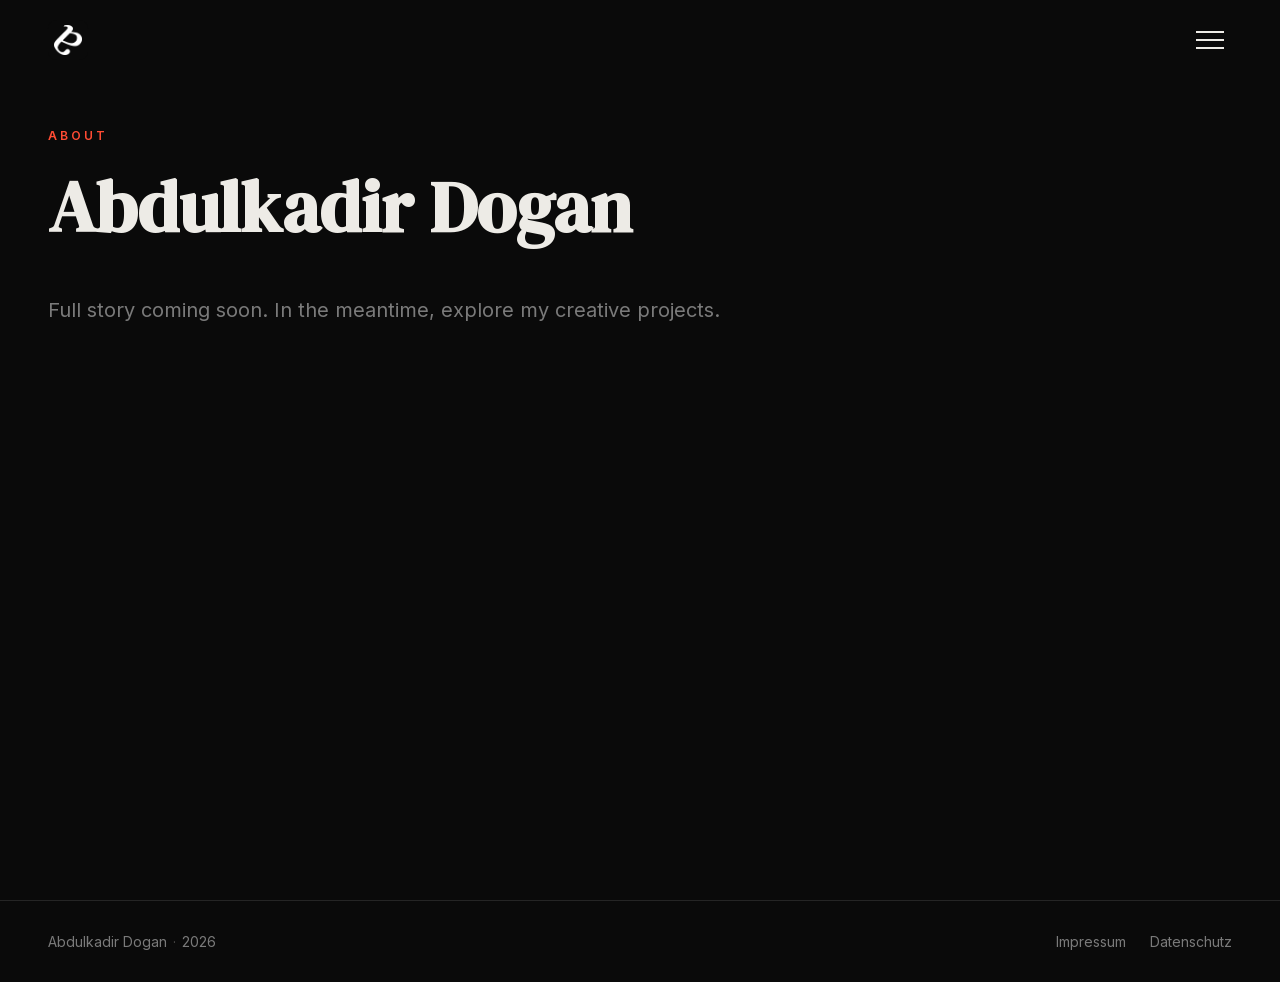
<file: about.html>
<!DOCTYPE html>
<html lang="en">
<head>
  <meta charset="UTF-8" />
  <meta name="viewport" content="width=device-width, initial-scale=1.0" />
  <title>About — Abbi</title>
  <link rel="icon" href="favicon.ico" sizes="any" />
  <link rel="icon" type="image/png" sizes="32x32" href="public/icons/favicon-32.png" />
  <link rel="icon" type="image/png" sizes="512x512" href="public/icons/favicon-512.png" />
  <link rel="apple-touch-icon" href="public/icons/apple-touch-icon.png" />
  <meta property="og:image" content="https://abdulkadirdogan.com/public/icons/favicon-512.png" />
  <meta name="twitter:card" content="summary" />
  <meta name="description" content="About Abdulkadir Dogan (Abbi)" />
  <link rel="stylesheet" href="css/fonts.css" />
  <link rel="stylesheet" href="css/animations.css" />
  <link rel="stylesheet" href="css/styles.css" />
</head>
<body>

<nav id="navbar" class="navbar">
  <div class="navbar-inner">
    <a href="index.html" class="navbar-logo" aria-label="Abbi — home"><span class="logo-mark" aria-hidden="true"></span></a>
    <button id="menu-toggle" class="menu-toggle" aria-label="Open menu">
      <span class="hamburger-line"></span>
      <span class="hamburger-line"></span>
      <span class="hamburger-line"></span>
    </button>
  </div>
</nav>

<div id="menu-overlay" class="menu-overlay">
  <nav class="menu-nav">
    <a href="about.html"         style="animation-delay:0ms">About</a>
    <a href="nodistraction.html" style="animation-delay:60ms">No Distraction</a>
    <a href="antiletter.html"    style="animation-delay:120ms">Anti Letter</a>
    <a href="miru.html"          style="animation-delay:180ms">Miru</a>
    <a href="impressum.html"     style="animation-delay:240ms">Impressum</a>
  </nav>
</div>

<main class="page-main">
  <span class="page-label">About</span>
  <h1 class="page-title">Abdulkadir Dogan</h1>
  <p class="page-body">
    Full story coming soon. In the meantime, explore my creative projects.
  </p>
</main>

<footer class="footer">
  <div class="footer-inner">
    <p class="footer-text">Abdulkadir Dogan<span class="footer-dot">·</span>2026</p>
    <div class="footer-links">
      <a href="impressum.html" class="footer-link">Impressum</a>
      <a href="impressum.html#datenschutz" class="footer-link">Datenschutz</a>
    </div>
  </div>
</footer>

<script src="js/main.js"></script>
</body>
</html>
</file>
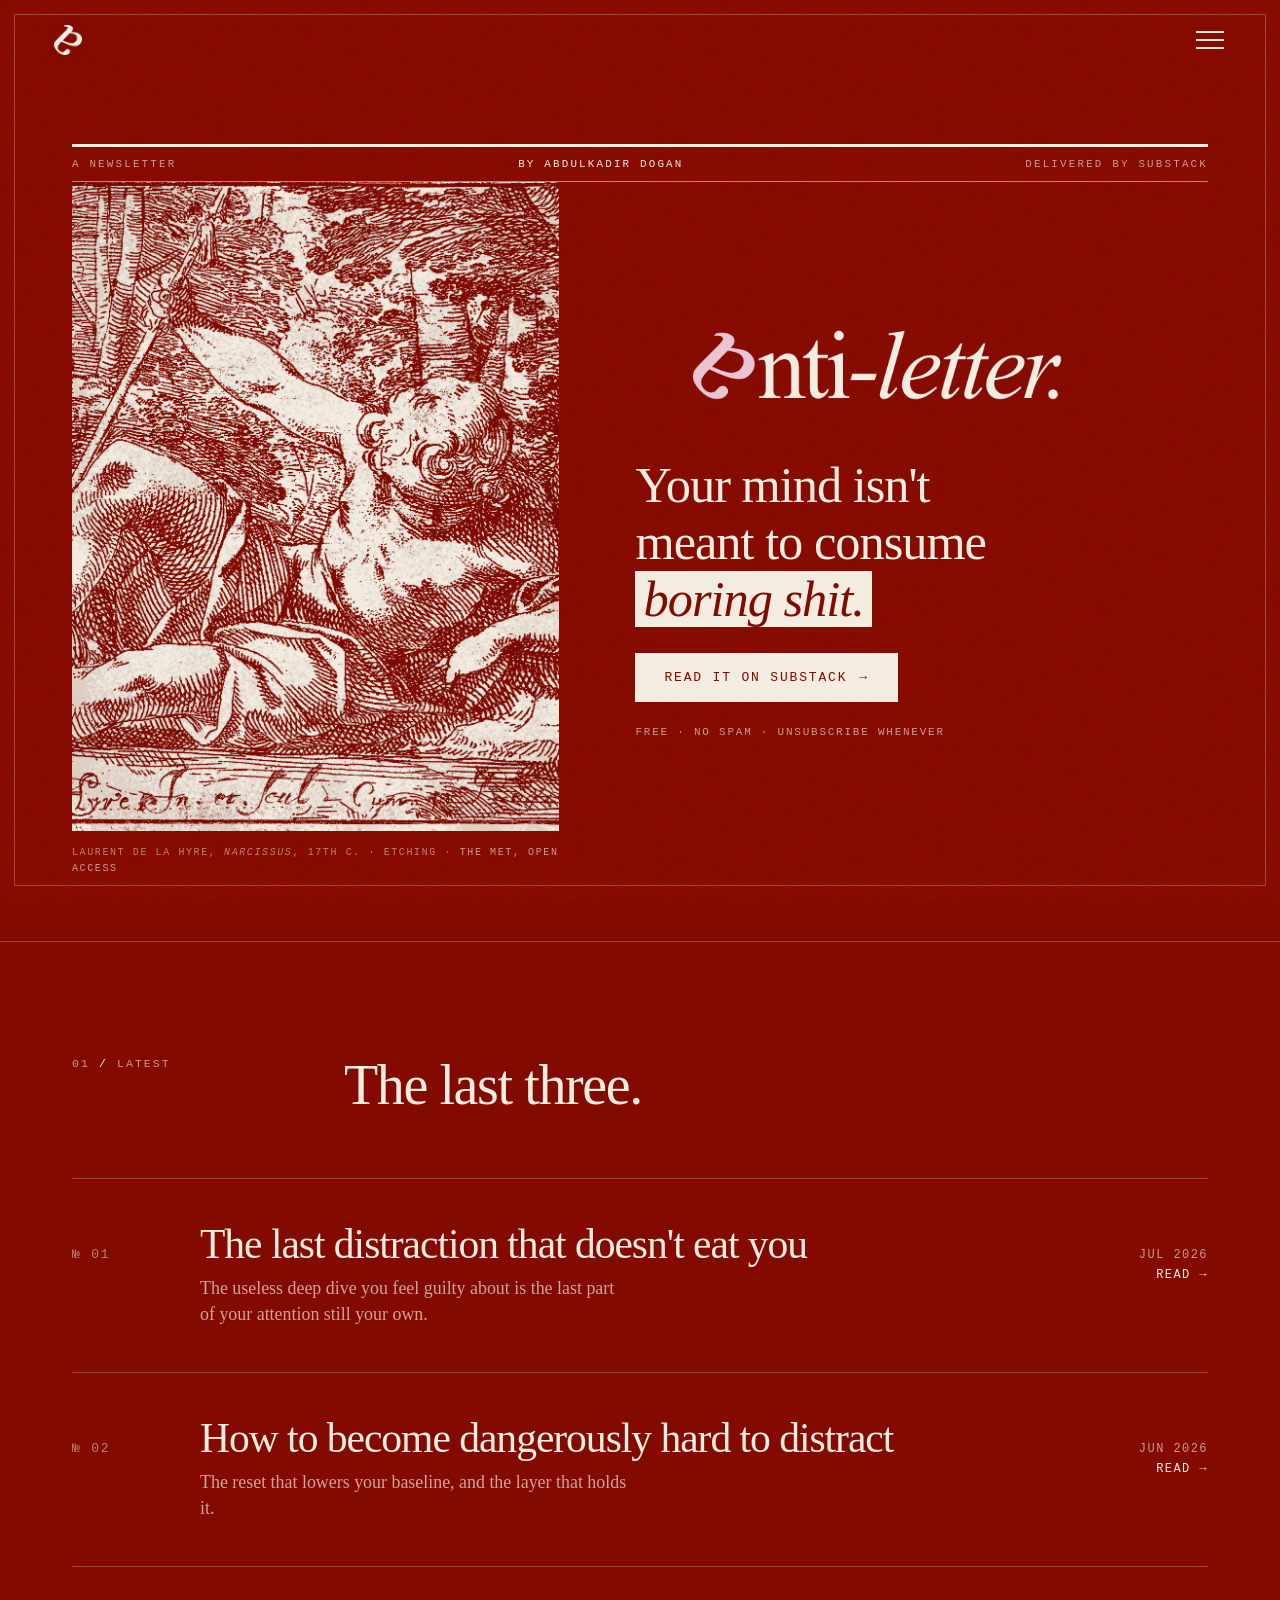
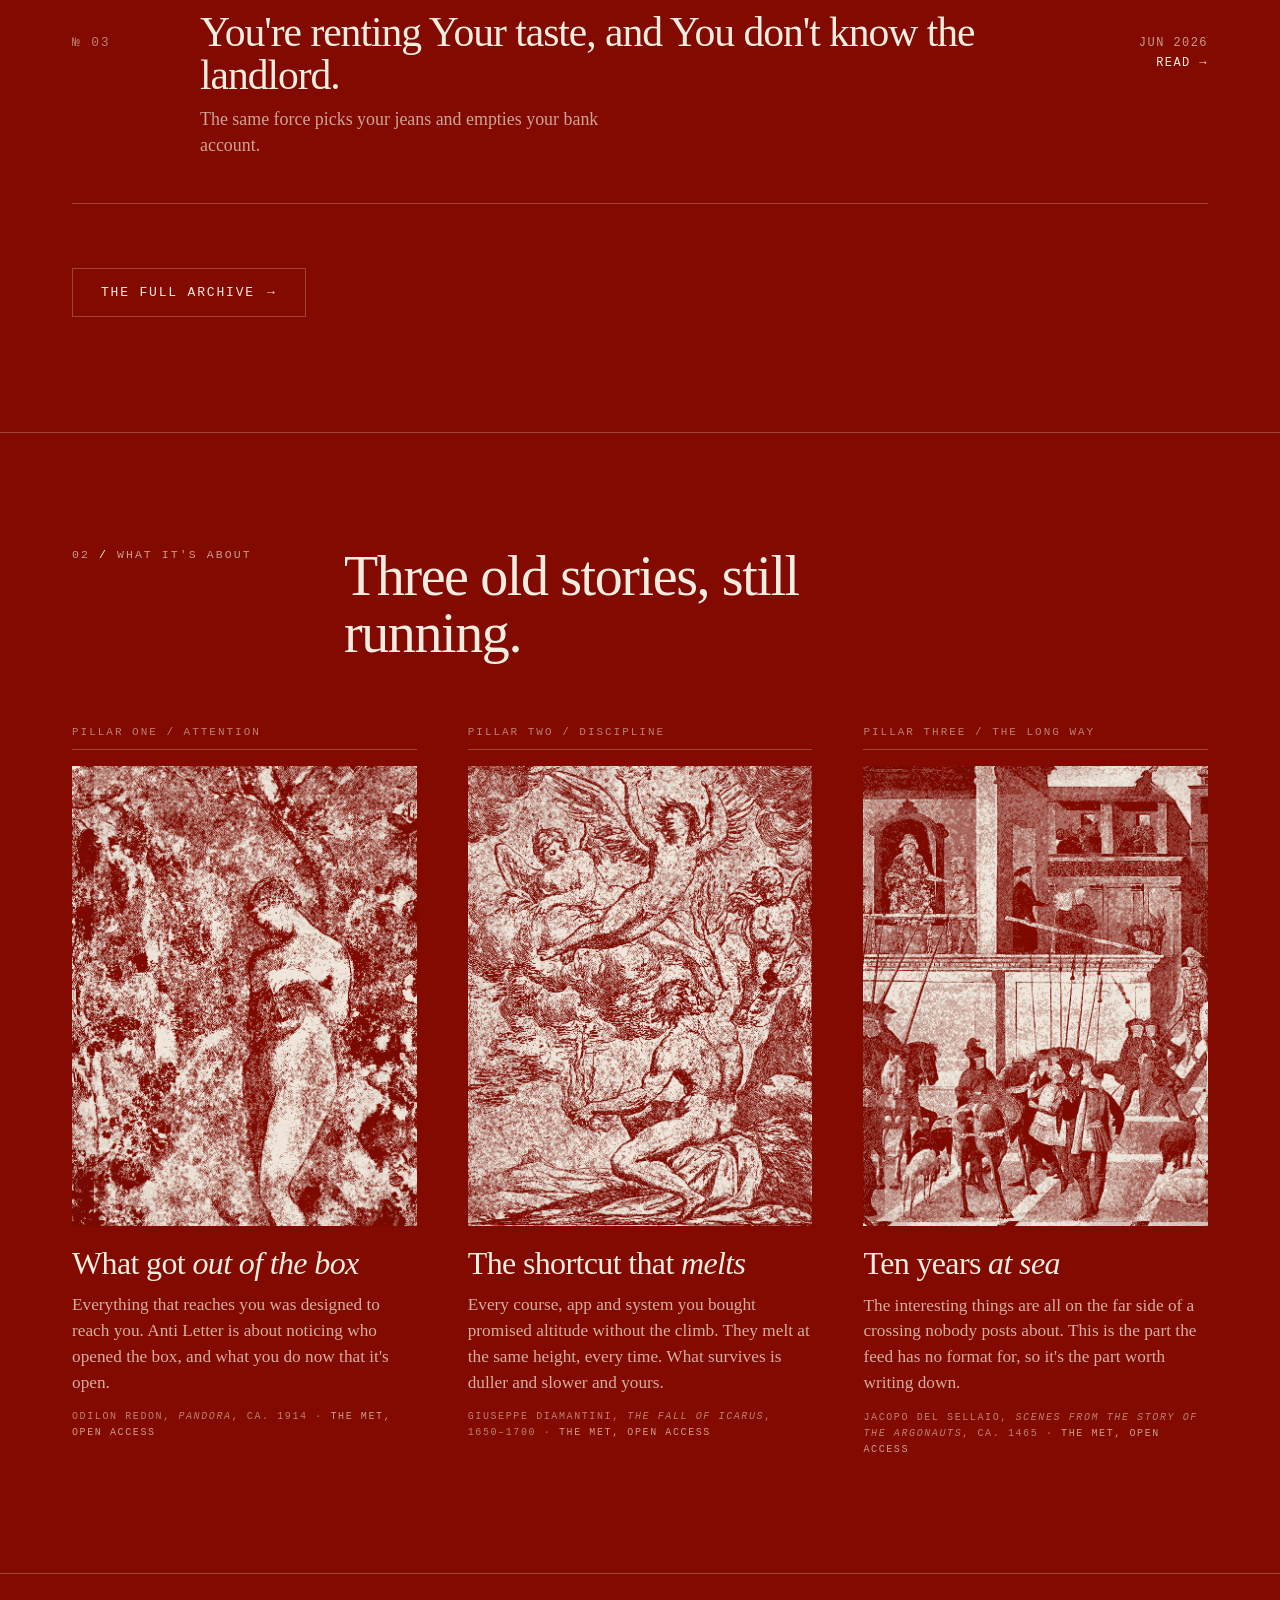
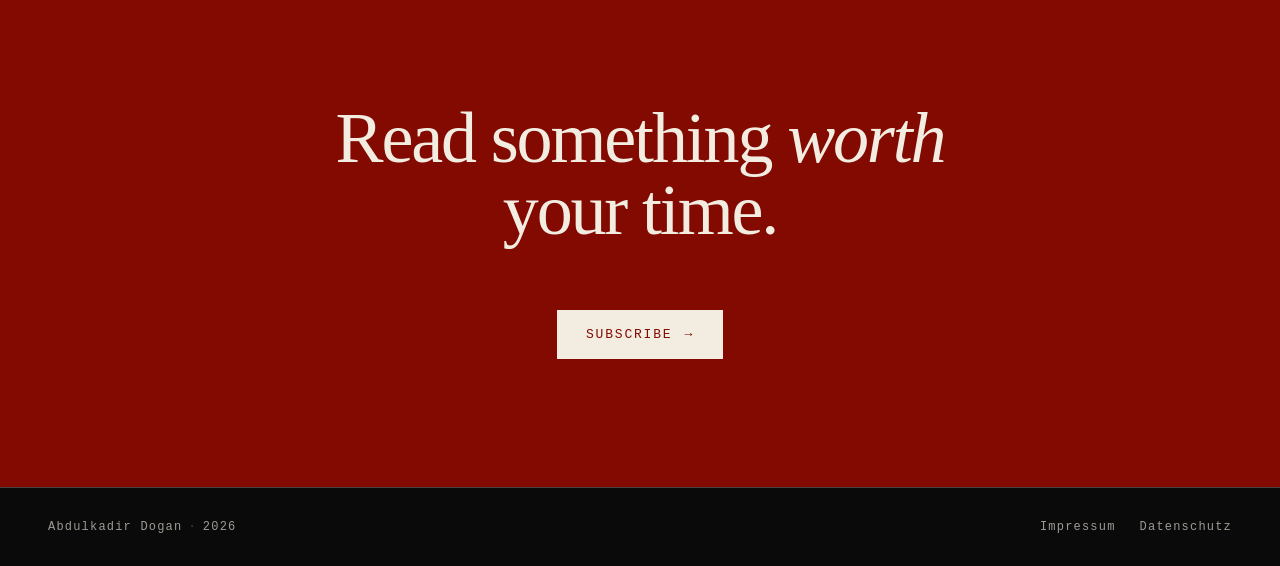
<file: antiletter.html>
<!DOCTYPE html>
<html lang="en">
<head>
  <meta charset="UTF-8" />
  <meta name="viewport" content="width=device-width, initial-scale=1.0" />
  <title>anti-letter. — Abbi</title>
  <link rel="icon" href="public/icons/favicon.ico" sizes="any" />
  <link rel="icon" type="image/png" sizes="32x32" href="public/icons/favicon-32.png" />
  <link rel="icon" type="image/png" sizes="512x512" href="public/icons/favicon-512.png" />
  <link rel="apple-touch-icon" href="public/icons/apple-touch-icon.png" />
  <meta property="og:image" content="https://abdulkadirdogan.com/public/icons/favicon-512.png" />
  <meta name="twitter:card" content="summary" />
  <meta name="description" content="your mind isn't meant to consume boring shit. A newsletter about attention, taste, and the life outside the screen." />
  <meta property="og:title" content="anti-letter." />
  <meta property="og:description" content="your mind isn't meant to consume boring shit." />
  <meta property="og:type" content="website" />
  <meta name="theme-color" content="#820a00" />
  <!-- No web fonts by design: system serif + system mono only, so this
       page makes zero third-party requests. -->
  <link rel="stylesheet" href="css/animations.css" />
  <link rel="stylesheet" href="css/styles.css" />
  <link rel="stylesheet" href="css/antiletter.css" />
</head>
<body class="antiletter-body">

<div class="al-grain" aria-hidden="true"></div>
<div class="al-frame" aria-hidden="true"></div>

<!-- ── Navbar ─────────────────────────────────────────────────── -->
<nav id="navbar" class="navbar">
  <div class="navbar-inner">
    <a href="index.html" class="navbar-logo" aria-label="Abbi — home"><span class="logo-mark" aria-hidden="true"></span></a>
    <button id="menu-toggle" class="menu-toggle" aria-label="Open menu">
      <span class="hamburger-line"></span>
      <span class="hamburger-line"></span>
      <span class="hamburger-line"></span>
    </button>
  </div>
</nav>

<!-- ── Menu overlay ───────────────────────────────────────────── -->
<div id="menu-overlay" class="menu-overlay">
  <nav class="menu-nav">
    <a href="about.html"         style="animation-delay:0ms">About</a>
    <a href="nodistraction.html" style="animation-delay:60ms">No Distraction</a>
    <a href="antiletter.html"    style="animation-delay:120ms">Anti Letter</a>
    <a href="miru.html"          style="animation-delay:180ms">Miru</a>
    <a href="impressum.html"     style="animation-delay:240ms">Impressum</a>
  </nav>
</div>

<!-- ── Hero ───────────────────────────────────────────────────── -->
<header class="al-hero">
  <div class="al-wrap">

    <div class="al-masthead">
      <div class="al-rule-thick"></div>
      <div class="al-dateline">
        <span class="side">A newsletter</span>
        <span class="mid">by Abdulkadir Dogan</span>
        <span class="side">Delivered by Substack</span>
      </div>
      <div class="al-rule-thin"></div>
    </div>

    <div class="al-hero-grid">

      <figure class="al-hero-plate">
        <img class="al-plate" src="public/images/artwork/hero-narcissus.png"
             width="1000" height="1333"
             alt="Narcissus, an etching by Laurent de La Hyre, reworked as a two-ink print: a figure lying at the water's edge, unable to look away from his own reflection." />
        <figcaption class="al-caption">
          Laurent de La Hyre, <em>Narcissus</em>, 17th c. &middot; Etching &middot;
          <a href="https://www.metmuseum.org/art/collection/search/384885"
             target="_blank" rel="noopener noreferrer">The Met, Open Access</a>
        </figcaption>
      </figure>

      <div class="al-hero-said">
        <img class="al-wordmark" src="public/images/antiletter-wordmark-cream.png"
             width="1344" height="256" alt="anti-letter." />
        <p class="al-say">Your mind isn't meant to consume <span class="hl">boring shit.</span></p>
        <a href="https://abbidogan.substack.com" target="_blank" rel="noopener noreferrer" class="al-btn">
          Read it on Substack <span class="arr">&rarr;</span>
        </a>
        <p class="al-say-sub">Free &middot; No spam &middot; Unsubscribe whenever</p>
      </div>

    </div>
  </div>
</header>

<main>

  <!-- ── The last three pieces ──────────────────────────────── -->
  <section class="al-section">
    <div class="al-wrap">
      <div class="al-section-head">
        <span class="al-eyebrow">01 <span class="dot">/</span> Latest</span>
        <h2>The last three.</h2>
      </div>

      <div class="al-index">
        <!-- Three hand-picked pieces. To change one, edit the link,
             title, one-line summary and date below. -->
        <a class="al-entry" href="https://abbidogan.substack.com/p/the-last-distraction-that-doesnt"
           target="_blank" rel="noopener noreferrer">
          <div class="al-entry-grid">
            <span class="al-num">&#8470; 01</span>
            <div>
              <h3>The last distraction that doesn&#x27;t eat you</h3>
              <p>The useless deep dive you feel guilty about is the last part of your attention still your own.</p>
            </div>
            <span class="al-entry-meta">
              Jul 2026
              <span class="go">Read &rarr;</span>
            </span>
          </div>
        </a>

        <a class="al-entry" href="https://abbidogan.substack.com/p/how-to-become-dangerously-hard-to"
           target="_blank" rel="noopener noreferrer">
          <div class="al-entry-grid">
            <span class="al-num">&#8470; 02</span>
            <div>
              <h3>How to become dangerously hard to distract</h3>
              <p>The reset that lowers your baseline, and the layer that holds it.</p>
            </div>
            <span class="al-entry-meta">
              Jun 2026
              <span class="go">Read &rarr;</span>
            </span>
          </div>
        </a>

        <a class="al-entry" href="https://abbidogan.substack.com/p/youre-renting-your-taste-and-you"
           target="_blank" rel="noopener noreferrer">
          <div class="al-entry-grid">
            <span class="al-num">&#8470; 03</span>
            <div>
              <h3>You&#x27;re renting Your taste, and You don&#x27;t know the landlord.</h3>
              <p>The same force picks your jeans and empties your bank account.</p>
            </div>
            <span class="al-entry-meta">
              Jun 2026
              <span class="go">Read &rarr;</span>
            </span>
          </div>
        </a>
      </div>

      <div class="al-hero-foot">
        <a href="https://abbidogan.substack.com/archive" target="_blank" rel="noopener noreferrer"
           class="al-btn al-btn-ghost">
          The full archive <span class="arr">&rarr;</span>
        </a>
      </div>
    </div>
  </section>

  <!-- ── The three pillars ──────────────────────────────────── -->
  <section class="al-section">
    <div class="al-wrap">
      <div class="al-section-head">
        <span class="al-eyebrow">02 <span class="dot">/</span> What it's about</span>
        <h2>Three old stories, still running.</h2>
      </div>

      <div class="al-pillars">

        <figure class="al-pillar">
          <span class="al-pillar-num">Pillar one <span class="dot">/</span> Attention</span>
          <img class="al-plate" src="public/images/artwork/pillar-pandora.png"
               width="700" height="933"
               alt="Pandora by Odilon Redon, reworked as a two-ink print: a figure standing among flowers, holding the box." />
          <h3>What got <em>out of the box</em></h3>
          <p>
            Everything that reaches you was designed to reach you. Anti Letter
            is about noticing who opened the box, and what you do now that it's
            open.
          </p>
          <figcaption class="al-caption">
            Odilon Redon, <em>Pandora</em>, ca. 1914 &middot;
            <a href="https://www.metmuseum.org/art/collection/search/437383"
               target="_blank" rel="noopener noreferrer">The Met, Open Access</a>
          </figcaption>
        </figure>

        <figure class="al-pillar">
          <span class="al-pillar-num">Pillar two <span class="dot">/</span> Discipline</span>
          <img class="al-plate" src="public/images/artwork/pillar-icarus.png"
               width="700" height="933"
               alt="The Fall of Icarus by Giuseppe Diamantini, reworked as a two-ink print: a winged figure falling as others rise above." />
          <h3>The shortcut that <em>melts</em></h3>
          <p>
            Every course, app and system you bought promised altitude without
            the climb. They melt at the same height, every time. What survives
            is duller and slower and yours.
          </p>
          <figcaption class="al-caption">
            Giuseppe Diamantini, <em>The Fall of Icarus</em>, 1650&ndash;1700 &middot;
            <a href="https://www.metmuseum.org/art/collection/search/829371"
               target="_blank" rel="noopener noreferrer">The Met, Open Access</a>
          </figcaption>
        </figure>

        <figure class="al-pillar">
          <span class="al-pillar-num">Pillar three <span class="dot">/</span> The long way</span>
          <img class="al-plate" src="public/images/artwork/pillar-argonauts.png"
               width="700" height="934"
               alt="A detail from Scenes from the Story of the Argonauts by Jacopo del Sellaio, reworked as a two-ink print: figures and horses setting out from a walled city." />
          <h3>Ten years <em>at sea</em></h3>
          <p>
            The interesting things are all on the far side of a crossing nobody
            posts about. This is the part the feed has no format for, so it's
            the part worth writing down.
          </p>
          <figcaption class="al-caption">
            Jacopo del Sellaio, <em>Scenes from the Story of the Argonauts</em>, ca. 1465 &middot;
            <a href="https://www.metmuseum.org/art/collection/search/436994"
               target="_blank" rel="noopener noreferrer">The Met, Open Access</a>
          </figcaption>
        </figure>

      </div>
    </div>
  </section>

  <!-- ── Closing ────────────────────────────────────────────── -->
  <section class="al-closing">
    <div class="al-wrap">
      <h2>Read something <em>worth</em> your time.</h2>
      <div class="al-hero-foot">
        <a href="https://abbidogan.substack.com" target="_blank" rel="noopener noreferrer" class="al-btn">
          Subscribe <span class="arr">&rarr;</span>
        </a>
      </div>
    </div>
  </section>

</main>

<!-- ── Footer ─────────────────────────────────────────────────── -->
<footer class="footer">
  <div class="footer-inner">
    <p class="footer-text">Abdulkadir Dogan<span class="footer-dot">·</span>2026</p>
    <div class="footer-links">
      <a href="impressum.html" class="footer-link">Impressum</a>
      <a href="impressum.html#datenschutz" class="footer-link">Datenschutz</a>
    </div>
  </div>
</footer>

<script src="js/main.js"></script>
</body>
</html>
</file>
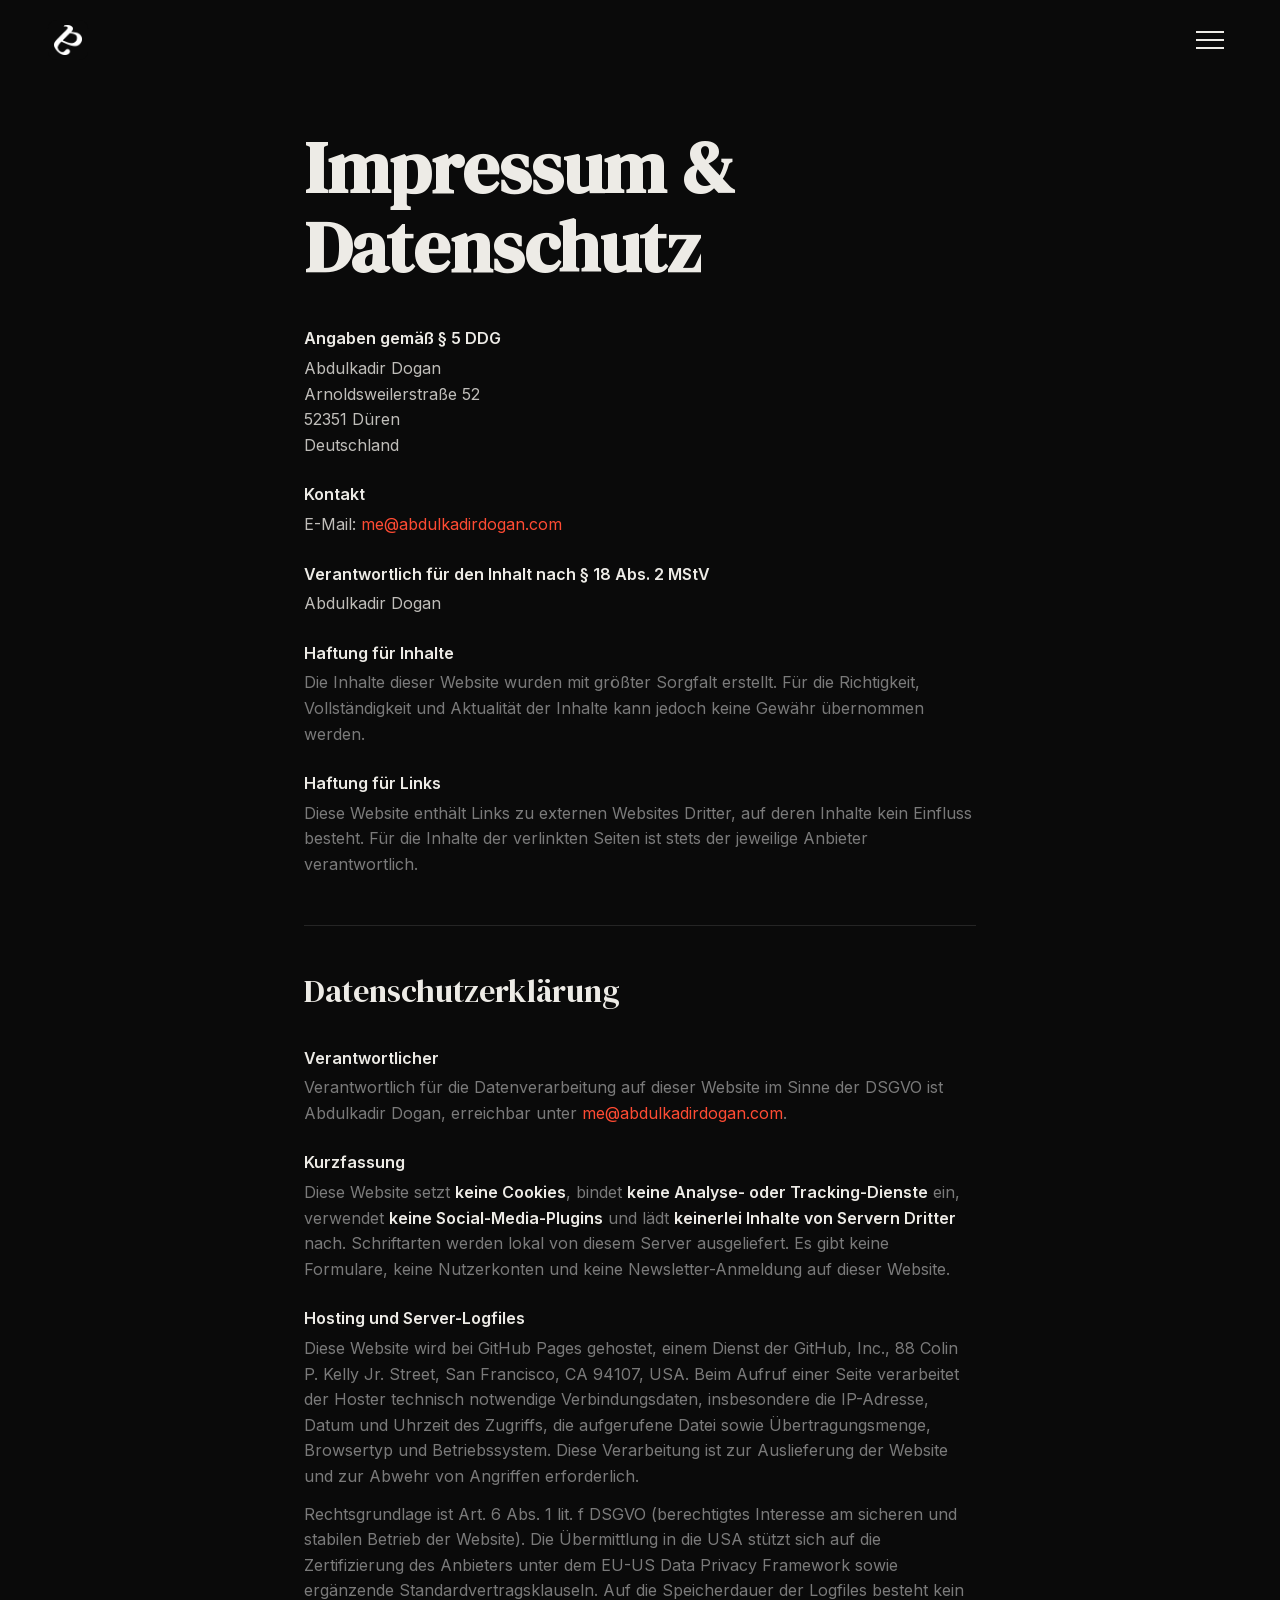
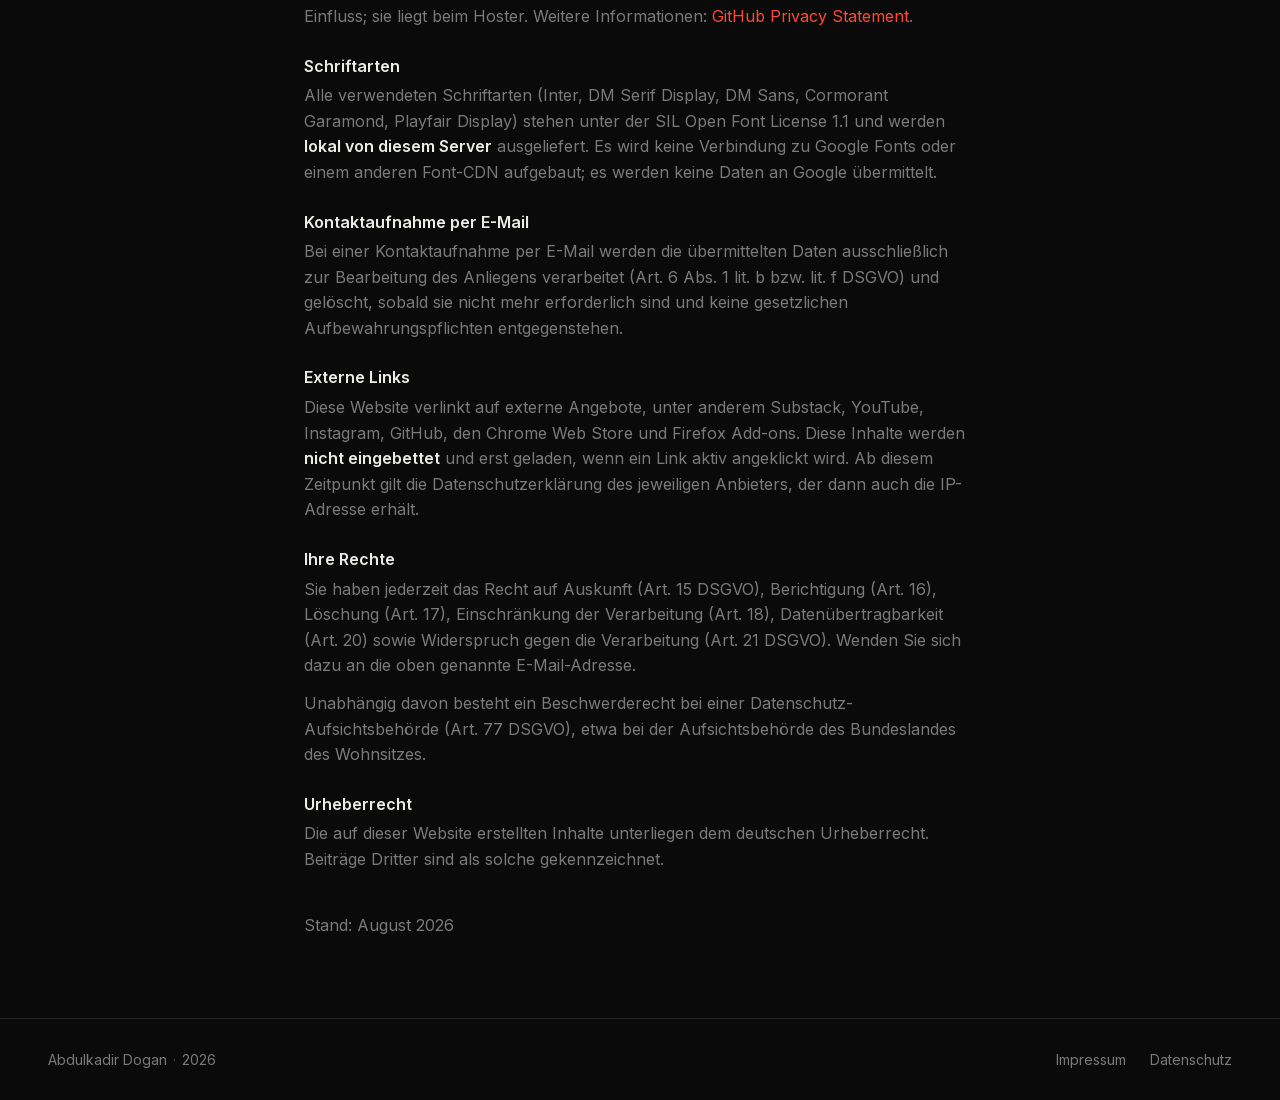
<file: impressum.html>
<!DOCTYPE html>
<html lang="de">
<head>
  <meta charset="UTF-8" />
  <meta name="viewport" content="width=device-width, initial-scale=1.0" />
  <title>Impressum &amp; Datenschutz — Abbi</title>
  <link rel="icon" href="favicon.ico" sizes="any" />
  <link rel="icon" type="image/png" sizes="32x32" href="public/icons/favicon-32.png" />
  <link rel="icon" type="image/png" sizes="512x512" href="public/icons/favicon-512.png" />
  <link rel="apple-touch-icon" href="public/icons/apple-touch-icon.png" />
  <meta property="og:image" content="https://abdulkadirdogan.com/public/icons/favicon-512.png" />
  <meta name="twitter:card" content="summary" />
  <link rel="stylesheet" href="css/fonts.css" />
  <link rel="stylesheet" href="css/animations.css" />
  <link rel="stylesheet" href="css/styles.css" />
</head>
<body>

<nav id="navbar" class="navbar">
  <div class="navbar-inner">
    <a href="index.html" class="navbar-logo" aria-label="Abbi — home"><span class="logo-mark" aria-hidden="true"></span></a>
    <button id="menu-toggle" class="menu-toggle" aria-label="Open menu">
      <span class="hamburger-line"></span>
      <span class="hamburger-line"></span>
      <span class="hamburger-line"></span>
    </button>
  </div>
</nav>

<div id="menu-overlay" class="menu-overlay">
  <nav class="menu-nav">
    <a href="about.html"         style="animation-delay:0ms">About</a>
    <a href="nodistraction.html" style="animation-delay:60ms">No Distraction</a>
    <a href="antiletter.html"    style="animation-delay:120ms">Anti Letter</a>
    <a href="miru.html"          style="animation-delay:180ms">Miru</a>
    <a href="impressum.html"     style="animation-delay:240ms">Impressum</a>
  </nav>
</div>

<main class="page-main narrow">
  <h1 class="page-title" style="margin-bottom:2.5rem">Impressum &amp; Datenschutz</h1>

  <div class="impressum-content">

    <div class="imp-block">
      <h2>Angaben gem&auml;&szlig; &sect; 5 DDG</h2>
      <p>
        Abdulkadir Dogan<br />
        Arnoldsweilerstra&szlig;e 52<br />
        52351 D&uuml;ren<br />
        Deutschland
      </p>
    </div>

    <div class="imp-block">
      <h2>Kontakt</h2>
      <p>E-Mail: <a href="mailto:me@abdulkadirdogan.com" class="imp-link">me@abdulkadirdogan.com</a></p>
    </div>

    <div class="imp-block">
      <h2>Verantwortlich f&uuml;r den Inhalt nach &sect; 18 Abs. 2 MStV</h2>
      <p>Abdulkadir Dogan</p>
    </div>

    <div class="imp-block">
      <h2>Haftung f&uuml;r Inhalte</h2>
      <p class="muted">
        Die Inhalte dieser Website wurden mit gr&ouml;&szlig;ter Sorgfalt erstellt.
        F&uuml;r die Richtigkeit, Vollst&auml;ndigkeit und Aktualit&auml;t der Inhalte
        kann jedoch keine Gew&auml;hr &uuml;bernommen werden.
      </p>
    </div>

    <div class="imp-block">
      <h2>Haftung f&uuml;r Links</h2>
      <p class="muted">
        Diese Website enth&auml;lt Links zu externen Websites Dritter, auf deren
        Inhalte kein Einfluss besteht. F&uuml;r die Inhalte der verlinkten Seiten
        ist stets der jeweilige Anbieter verantwortlich.
      </p>
    </div>

    <hr class="imp-hr" id="datenschutz" />

    <h2 class="imp-h1">Datenschutzerkl&auml;rung</h2>

    <div class="imp-block">
      <h2>Verantwortlicher</h2>
      <p class="muted">
        Verantwortlich f&uuml;r die Datenverarbeitung auf dieser Website im Sinne
        der DSGVO ist Abdulkadir Dogan, erreichbar unter
        <a href="mailto:me@abdulkadirdogan.com" class="imp-link">me@abdulkadirdogan.com</a>.
      </p>
    </div>

    <div class="imp-block">
      <h2>Kurzfassung</h2>
      <p class="muted">
        Diese Website setzt <strong>keine Cookies</strong>, bindet
        <strong>keine Analyse- oder Tracking-Dienste</strong> ein, verwendet
        <strong>keine Social-Media-Plugins</strong> und l&auml;dt
        <strong>keinerlei Inhalte von Servern Dritter</strong> nach. Schriftarten
        werden lokal von diesem Server ausgeliefert. Es gibt keine Formulare,
        keine Nutzerkonten und keine Newsletter-Anmeldung auf dieser Website.
      </p>
    </div>

    <div class="imp-block">
      <h2>Hosting und Server-Logfiles</h2>
      <p class="muted">
        Diese Website wird bei GitHub Pages gehostet, einem Dienst der GitHub,
        Inc., 88 Colin P. Kelly Jr. Street, San Francisco, CA 94107, USA. Beim
        Aufruf einer Seite verarbeitet der Hoster technisch notwendige
        Verbindungsdaten, insbesondere die IP-Adresse, Datum und Uhrzeit des
        Zugriffs, die aufgerufene Datei sowie &Uuml;bertragungsmenge, Browsertyp
        und Betriebssystem. Diese Verarbeitung ist zur Auslieferung der Website
        und zur Abwehr von Angriffen erforderlich.
      </p>
      <p class="muted">
        Rechtsgrundlage ist Art. 6 Abs. 1 lit. f DSGVO (berechtigtes Interesse
        am sicheren und stabilen Betrieb der Website). Die &Uuml;bermittlung in
        die USA st&uuml;tzt sich auf die Zertifizierung des Anbieters unter dem
        EU-US Data Privacy Framework sowie erg&auml;nzende Standardvertragsklauseln.
        Auf die Speicherdauer der Logfiles besteht kein Einfluss; sie liegt beim
        Hoster. Weitere Informationen:
        <a href="https://docs.github.com/site-policy/privacy-policies/github-general-privacy-statement"
           target="_blank" rel="noopener noreferrer" class="imp-link">GitHub Privacy Statement</a>.
      </p>
    </div>

    <div class="imp-block">
      <h2>Schriftarten</h2>
      <p class="muted">
        Alle verwendeten Schriftarten (Inter, DM Serif Display, DM Sans,
        Cormorant Garamond, Playfair Display) stehen unter der SIL Open Font
        License 1.1 und werden <strong>lokal von diesem Server</strong>
        ausgeliefert. Es wird keine Verbindung zu Google Fonts oder einem
        anderen Font-CDN aufgebaut; es werden keine Daten an Google
        &uuml;bermittelt.
      </p>
    </div>

    <div class="imp-block">
      <h2>Kontaktaufnahme per E-Mail</h2>
      <p class="muted">
        Bei einer Kontaktaufnahme per E-Mail werden die &uuml;bermittelten Daten
        ausschlie&szlig;lich zur Bearbeitung des Anliegens verarbeitet
        (Art. 6 Abs. 1 lit. b bzw. lit. f DSGVO) und gel&ouml;scht, sobald sie
        nicht mehr erforderlich sind und keine gesetzlichen
        Aufbewahrungspflichten entgegenstehen.
      </p>
    </div>

    <div class="imp-block">
      <h2>Externe Links</h2>
      <p class="muted">
        Diese Website verlinkt auf externe Angebote, unter anderem Substack,
        YouTube, Instagram, GitHub, den Chrome Web Store und Firefox Add-ons.
        Diese Inhalte werden <strong>nicht eingebettet</strong> und erst
        geladen, wenn ein Link aktiv angeklickt wird. Ab diesem Zeitpunkt gilt
        die Datenschutzerkl&auml;rung des jeweiligen Anbieters, der dann auch die
        IP-Adresse erh&auml;lt.
      </p>
    </div>

    <div class="imp-block">
      <h2>Ihre Rechte</h2>
      <p class="muted">
        Sie haben jederzeit das Recht auf Auskunft (Art. 15 DSGVO),
        Berichtigung (Art. 16), L&ouml;schung (Art. 17), Einschr&auml;nkung der
        Verarbeitung (Art. 18), Daten&uuml;bertragbarkeit (Art. 20) sowie
        Widerspruch gegen die Verarbeitung (Art. 21 DSGVO). Wenden Sie sich
        dazu an die oben genannte E-Mail-Adresse.
      </p>
      <p class="muted">
        Unabh&auml;ngig davon besteht ein Beschwerderecht bei einer
        Datenschutz-Aufsichtsbeh&ouml;rde (Art. 77 DSGVO), etwa bei der
        Aufsichtsbeh&ouml;rde des Bundeslandes des Wohnsitzes.
      </p>
    </div>

    <div class="imp-block">
      <h2>Urheberrecht</h2>
      <p class="muted">
        Die auf dieser Website erstellten Inhalte unterliegen dem deutschen
        Urheberrecht. Beitr&auml;ge Dritter sind als solche gekennzeichnet.
      </p>
    </div>

    <p class="muted" style="margin-top:2.5rem">Stand: August 2026</p>

  </div>
</main>

<footer class="footer">
  <div class="footer-inner">
    <p class="footer-text">Abdulkadir Dogan<span class="footer-dot">·</span>2026</p>
    <div class="footer-links">
      <a href="impressum.html" class="footer-link">Impressum</a>
      <a href="impressum.html#datenschutz" class="footer-link">Datenschutz</a>
    </div>
  </div>
</footer>

<script src="js/main.js"></script>
</body>
</html>
</file>
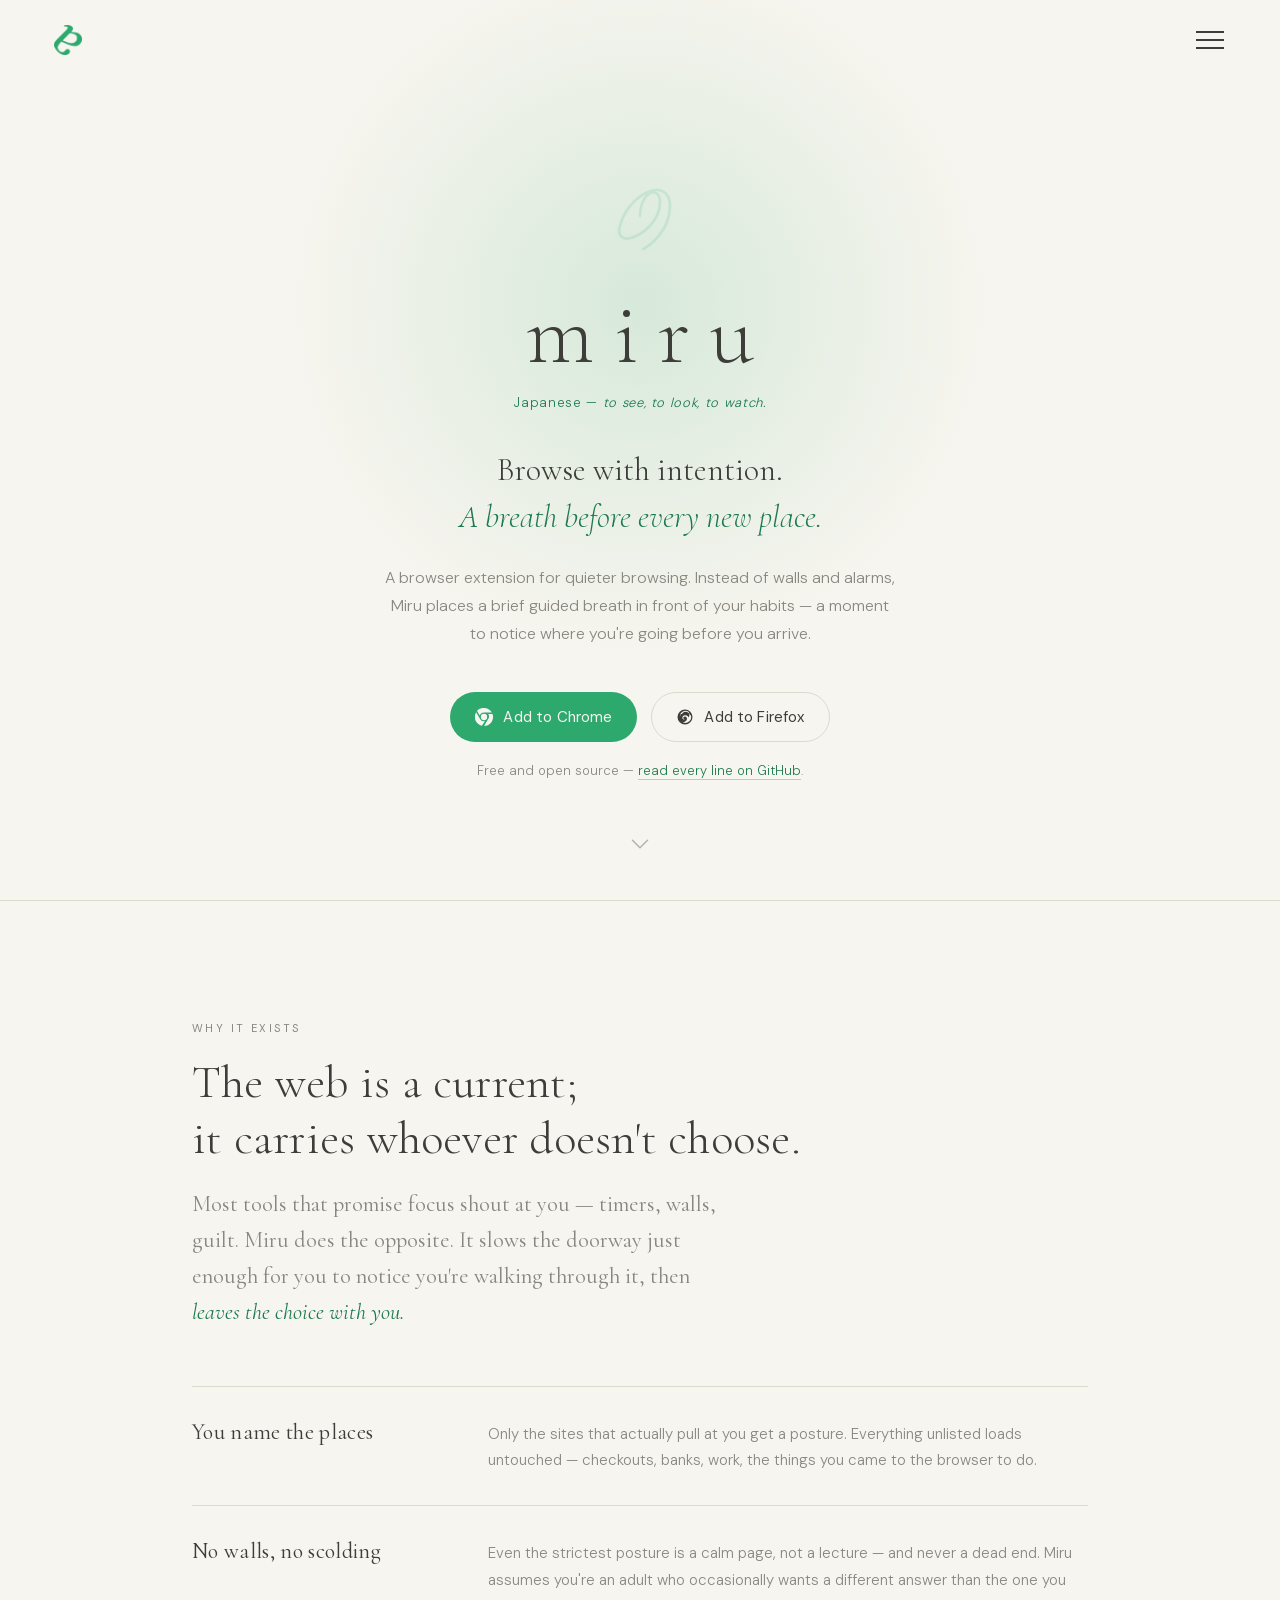
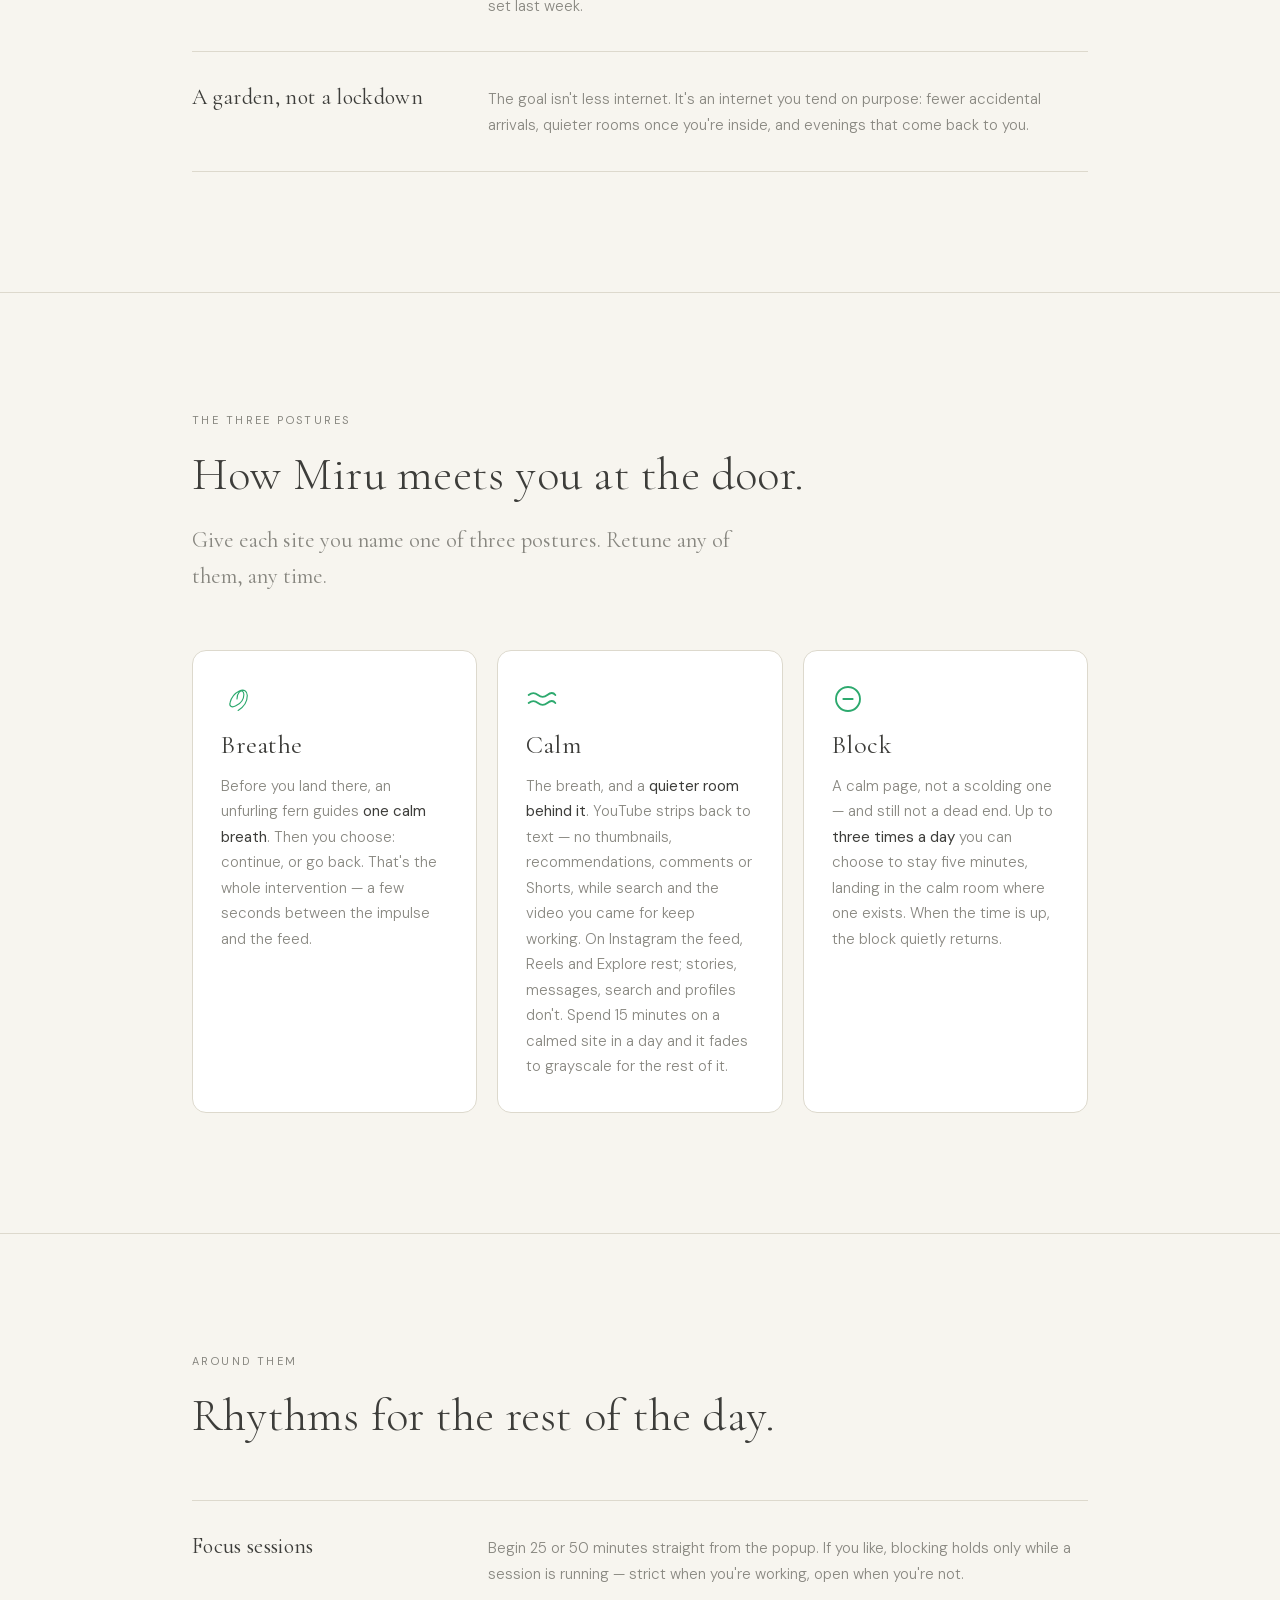
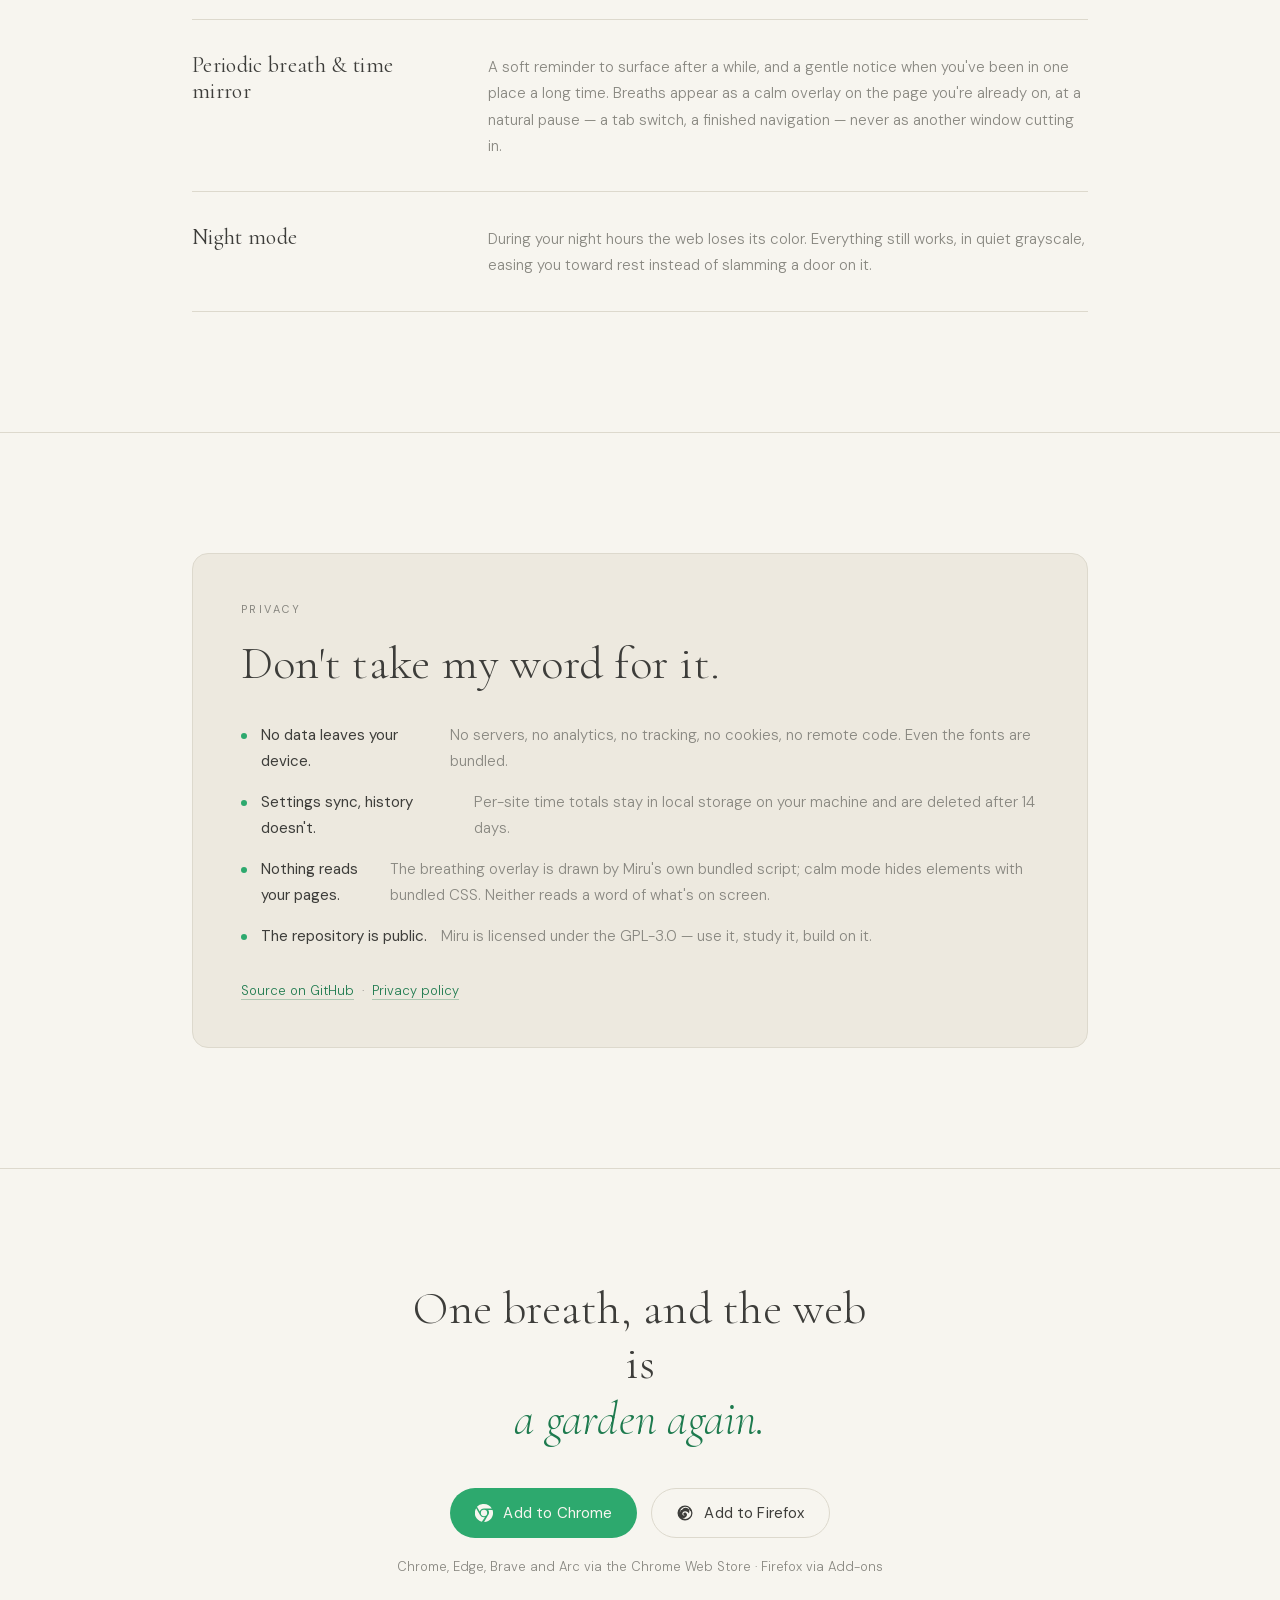
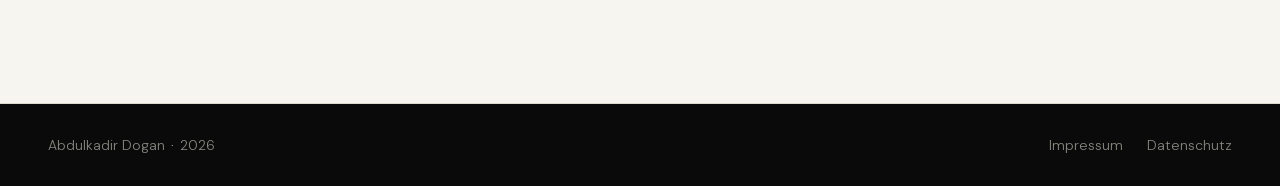
<file: miru.html>
<!DOCTYPE html>
<html lang="en">
<head>
  <meta charset="UTF-8" />
  <meta name="viewport" content="width=device-width, initial-scale=1.0" />
  <title>Miru — Abbi</title>
  <link rel="icon" href="public/icons/favicon.ico" sizes="any" />
  <link rel="icon" type="image/png" sizes="32x32" href="public/icons/favicon-32.png" />
  <link rel="icon" type="image/png" sizes="512x512" href="public/icons/favicon-512.png" />
  <link rel="apple-touch-icon" href="public/icons/apple-touch-icon.png" />
  <meta property="og:image" content="https://abdulkadirdogan.com/public/icons/favicon-512.png" />
  <meta name="twitter:card" content="summary" />
  <meta name="description" content="Miru is a browser extension for quieter browsing. A brief guided breath before the places that pull at you, calmer feeds inside, and nothing ever leaving your device." />
  <meta property="og:title" content="Miru — browse with intention" />
  <meta property="og:description" content="A breath before every new place. A browser extension for Chrome and Firefox." />
  <meta property="og:type" content="website" />
  <meta name="theme-color" content="#f7f5ef" />
  <link rel="stylesheet" href="css/fonts.css" />
  <link rel="stylesheet" href="css/animations.css" />
  <link rel="stylesheet" href="css/styles.css" />
  <link rel="stylesheet" href="css/miru.css" />
</head>
<body class="miru-body">

<!-- ── Navbar ─────────────────────────────────────────────────── -->
<nav id="navbar" class="navbar">
  <div class="navbar-inner">
    <a href="index.html" class="navbar-logo" aria-label="Abbi — home"><span class="logo-mark" aria-hidden="true"></span></a>
    <button id="menu-toggle" class="menu-toggle" aria-label="Open menu">
      <span class="hamburger-line"></span>
      <span class="hamburger-line"></span>
      <span class="hamburger-line"></span>
    </button>
  </div>
</nav>

<!-- ── Menu overlay ───────────────────────────────────────────── -->
<div id="menu-overlay" class="menu-overlay">
  <nav class="menu-nav">
    <a href="about.html"         style="animation-delay:0ms">About</a>
    <a href="nodistraction.html" style="animation-delay:60ms">No Distraction</a>
    <a href="antiletter.html"    style="animation-delay:120ms">Anti Letter</a>
    <a href="miru.html"          style="animation-delay:180ms">Miru</a>
    <a href="impressum.html"     style="animation-delay:240ms">Impressum</a>
  </nav>
</div>

<!-- ── Hero ───────────────────────────────────────────────────
     STORE LINKS: the two install buttons appear here and again in
     the closing section. Four hrefs in total — search this file for
     CHROME_STORE_URL / FIREFOX_STORE_URL to swap them in.
     ─────────────────────────────────────────────────────────── -->
<header class="miru-hero">
  <div class="miru-hero-glow" aria-hidden="true"></div>

  <div class="miru-mark" aria-hidden="true">
    <svg viewBox="0 0 48 56" fill="none" xmlns="http://www.w3.org/2000/svg">
      <path class="fern-ghost" d="M24 28 C24 28 24 20 28 16 C32 12 36 14 36 20 C36 28 30 36 22 40 C14 44 10 40 12 34 C14 26 20 18 28 14 C36 10 42 14 42 22 C42 32 36 42 26 48"
            stroke-width="1.6" stroke-linecap="round" fill="none" />
      <path class="fern-live"  d="M24 28 C24 28 24 20 28 16 C32 12 36 14 36 20 C36 28 30 36 22 40 C14 44 10 40 12 34 C14 26 20 18 28 14 C36 10 42 14 42 22 C42 32 36 42 26 48"
            stroke-width="1.6" stroke-linecap="round" fill="none" />
    </svg>
  </div>

  <h1 class="miru-wordmark">miru</h1>
  <p class="miru-etymology">Japanese — <i>to see, to look, to watch.</i></p>

  <p class="miru-tagline">Browse with intention.<br /><span class="miru-em">A breath before every new place.</span></p>

  <p class="miru-hero-body">
    A browser extension for quieter browsing. Instead of walls and alarms, Miru
    places a brief guided breath in front of your habits — a moment to notice
    where you're going before you arrive.
  </p>

  <div class="miru-cta-row">
    <!-- CHROME_STORE_URL -->
    <a href="https://chromewebstore.google.com/detail/jjakooglkmfbfladjdcocbfcjehcilho"
       target="_blank" rel="noopener noreferrer" class="miru-btn miru-btn-primary">
      <svg viewBox="0 0 24 24" fill="currentColor" aria-hidden="true">
        <path d="M12 0a12 12 0 0 1 10.39 6H12a6 6 0 0 0-5.66 4.01L2.63 3.6A12 12 0 0 1 12 0zM1.55 5.68 6.7 14.6a6 6 0 0 0 6.62 2.9l-4.24 6.14A12 12 0 0 1 1.55 5.68zM23.4 8a12 12 0 0 1-11.28 16l5.2-9A6 6 0 0 0 17.66 8h5.74zM12 16.2A4.2 4.2 0 1 1 12 7.8a4.2 4.2 0 0 1 0 8.4z"/>
      </svg>
      Add to Chrome
    </a>
    <!-- FIREFOX_STORE_URL -->
    <a href="https://addons.mozilla.org/firefox/addon/miru/"
       target="_blank" rel="noopener noreferrer" class="miru-btn miru-btn-ghost">
      <svg viewBox="0 0 24 24" fill="currentColor" aria-hidden="true">
        <path d="M12 2a10 10 0 1 0 0 20 10 10 0 0 0 0-20zm0 1.6a8.4 8.4 0 0 1 6.7 3.33 5.5 5.5 0 0 0-1.62-1.1c.5.75.8 1.62.85 2.52v.04a4.7 4.7 0 0 0-1.9-2.3 6.2 6.2 0 0 0-3.2-1.06 5 5 0 0 0-3.2.9 3.5 3.5 0 0 0-1.5 2.2c-.7-.03-1.4.14-2 .5a2.9 2.9 0 0 0-1.2 1.4c.35-.24.75-.4 1.17-.45-.5.5-.86 1.13-1.03 1.82a8.4 8.4 0 0 1 6.93-7.8zM19.6 9.4c.5 1.1.7 2.32.6 3.53a6.86 6.86 0 0 1-2.4 4.72 8.4 8.4 0 0 1-9.9.8 6 6 0 0 0 4.3-.5 4.6 4.6 0 0 0 2.2-2.3 3.3 3.3 0 0 0-.1-2.8 2.9 2.9 0 0 0-1.9-1.5 2.3 2.3 0 0 0-2 .5 1.8 1.8 0 0 0-.6 1.7c.1.5.4.9.9 1.1a1.3 1.3 0 0 0 1.3-.2c-.3.5-.9.8-1.5.8a2 2 0 0 1-1.7-1 2.6 2.6 0 0 1-.2-2.3 3.4 3.4 0 0 1 2-1.9 5 5 0 0 1 3.6.1 6.4 6.4 0 0 1 3 2.4 5.6 5.6 0 0 0 .5-3.5 5 5 0 0 0-.6-1.6c.9.5 1.6 1.2 2 2.1z"/>
      </svg>
      Add to Firefox
    </a>
  </div>

  <p class="miru-cta-note">
    Free and open source — <a href="https://github.com/abb-i/miru" target="_blank" rel="noopener noreferrer">read every line on GitHub</a>.
  </p>

  <div class="miru-scroll-hint" aria-hidden="true">
    <svg width="30" height="30" viewBox="0 0 24 24" fill="none">
      <path d="M6 9L12 15L18 9" stroke="currentColor" stroke-width="1.2" stroke-linecap="round" stroke-linejoin="round"/>
    </svg>
  </div>
</header>

<main>

  <!-- ── Why ────────────────────────────────────────────────── -->
  <section class="miru-section">
    <div class="miru-wrap">
      <div class="miru-section-head">
        <p class="miru-label">Why it exists</p>
        <h2 class="miru-h2">The web is a current;<br />it carries whoever doesn't choose.</h2>
        <p class="miru-lead">
          Most tools that promise focus shout at you — timers, walls, guilt.
          Miru does the opposite. It slows the doorway just enough for you to
          notice you're walking through it, then <span class="miru-em">leaves the choice with you.</span>
        </p>
      </div>
      <div class="miru-list">
        <div class="miru-list-row">
          <h3>You name the places</h3>
          <p>
            Only the sites that actually pull at you get a posture. Everything
            unlisted loads untouched — checkouts, banks, work, the things you
            came to the browser to do.
          </p>
        </div>
        <div class="miru-list-row">
          <h3>No walls, no scolding</h3>
          <p>
            Even the strictest posture is a calm page, not a lecture — and never
            a dead end. Miru assumes you're an adult who occasionally wants a
            different answer than the one you set last week.
          </p>
        </div>
        <div class="miru-list-row">
          <h3>A garden, not a lockdown</h3>
          <p>
            The goal isn't less internet. It's an internet you tend on purpose:
            fewer accidental arrivals, quieter rooms once you're inside, and
            evenings that come back to you.
          </p>
        </div>
      </div>
    </div>
  </section>

  <!-- ── Postures ───────────────────────────────────────────── -->
  <section class="miru-section">
    <div class="miru-wrap">
      <div class="miru-section-head">
        <p class="miru-label">The three postures</p>
        <h2 class="miru-h2">How Miru meets you at the door.</h2>
        <p class="miru-lead">Give each site you name one of three postures. Retune any of them, any time.</p>
      </div>

      <div class="miru-postures">

        <article class="miru-posture">
          <div class="miru-posture-icon">
            <svg viewBox="0 0 48 56" fill="none" xmlns="http://www.w3.org/2000/svg" aria-hidden="true">
              <path d="M24 28 C24 28 24 20 28 16 C32 12 36 14 36 20 C36 28 30 36 22 40 C14 44 10 40 12 34 C14 26 20 18 28 14 C36 10 42 14 42 22 C42 32 36 42 26 48"
                    stroke="currentColor" stroke-width="2" stroke-linecap="round" fill="none"/>
            </svg>
          </div>
          <h3>Breathe</h3>
          <p>
            Before you land there, an unfurling fern guides <strong>one calm
            breath</strong>. Then you choose: continue, or go back. That's the
            whole intervention — a few seconds between the impulse and the feed.
          </p>
        </article>

        <article class="miru-posture">
          <div class="miru-posture-icon">
            <svg viewBox="0 0 24 24" fill="none" aria-hidden="true">
              <path d="M2 9c2.5-2 4.5-2 7 0s4.5 2 7 0 4.5-2 6 0M2 15c2.5-2 4.5-2 7 0s4.5 2 7 0 4.5-2 6 0"
                    stroke="currentColor" stroke-width="1.4" stroke-linecap="round"/>
            </svg>
          </div>
          <h3>Calm</h3>
          <p>
            The breath, and a <strong>quieter room behind it</strong>. YouTube
            strips back to text — no thumbnails, recommendations, comments or
            Shorts, while search and the video you came for keep working. On
            Instagram the feed, Reels and Explore rest; stories, messages,
            search and profiles don't. Spend 15 minutes on a calmed site in a
            day and it fades to grayscale for the rest of it.
          </p>
        </article>

        <article class="miru-posture">
          <div class="miru-posture-icon">
            <svg viewBox="0 0 24 24" fill="none" aria-hidden="true">
              <circle cx="12" cy="12" r="9" stroke="currentColor" stroke-width="1.4"/>
              <path d="M8.5 12h7" stroke="currentColor" stroke-width="1.4" stroke-linecap="round"/>
            </svg>
          </div>
          <h3>Block</h3>
          <p>
            A calm page, not a scolding one — and still not a dead end. Up to
            <strong>three times a day</strong> you can choose to stay five
            minutes, landing in the calm room where one exists. When the time is
            up, the block quietly returns.
          </p>
        </article>

      </div>
    </div>
  </section>

  <!-- ── Around the postures ────────────────────────────────── -->
  <section class="miru-section">
    <div class="miru-wrap">
      <div class="miru-section-head">
        <p class="miru-label">Around them</p>
        <h2 class="miru-h2">Rhythms for the rest of the day.</h2>
      </div>
      <div class="miru-list">
        <div class="miru-list-row">
          <h3>Focus sessions</h3>
          <p>
            Begin 25 or 50 minutes straight from the popup. If you like, blocking
            holds only while a session is running — strict when you're working,
            open when you're not.
          </p>
        </div>
        <div class="miru-list-row">
          <h3>Periodic breath &amp; time mirror</h3>
          <p>
            A soft reminder to surface after a while, and a gentle notice when
            you've been in one place a long time. Breaths appear as a calm
            overlay on the page you're already on, at a natural pause — a tab
            switch, a finished navigation — never as another window cutting in.
          </p>
        </div>
        <div class="miru-list-row">
          <h3>Night mode</h3>
          <p>
            During your night hours the web loses its color. Everything still
            works, in quiet grayscale, easing you toward rest instead of
            slamming a door on it.
          </p>
        </div>
      </div>
    </div>
  </section>

  <!-- ── Privacy ────────────────────────────────────────────── -->
  <section class="miru-section">
    <div class="miru-wrap">
      <div class="miru-privacy">
        <p class="miru-label">Privacy</p>
        <h2 class="miru-h2">Don't take my word for it.</h2>
        <ul>
          <li><strong>No data leaves your device.</strong> No servers, no analytics, no tracking, no cookies, no remote code. Even the fonts are bundled.</li>
          <li><strong>Settings sync, history doesn't.</strong> Per-site time totals stay in local storage on your machine and are deleted after 14 days.</li>
          <li><strong>Nothing reads your pages.</strong> The breathing overlay is drawn by Miru's own bundled script; calm mode hides elements with bundled CSS. Neither reads a word of what's on screen.</li>
          <li><strong>The repository is public.</strong> Miru is licensed under the GPL-3.0 — use it, study it, build on it.</li>
        </ul>
        <p class="miru-cta-note" style="margin-top:2rem">
          <a href="https://github.com/abb-i/miru" target="_blank" rel="noopener noreferrer">Source on GitHub</a>
          &nbsp;·&nbsp;
          <a href="https://github.com/abb-i/miru/blob/main/PRIVACY.md" target="_blank" rel="noopener noreferrer">Privacy policy</a>
        </p>
      </div>
    </div>
  </section>

  <!-- ── Closing CTA ────────────────────────────────────────── -->
  <section class="miru-closing">
    <div class="miru-wrap">
      <h2 class="miru-h2">One breath, and the web is<br /><span class="miru-em">a garden again.</span></h2>
      <div class="miru-cta-row">
        <!-- CHROME_STORE_URL -->
        <a href="https://chromewebstore.google.com/detail/jjakooglkmfbfladjdcocbfcjehcilho"
           target="_blank" rel="noopener noreferrer" class="miru-btn miru-btn-primary">
          <svg viewBox="0 0 24 24" fill="currentColor" aria-hidden="true">
            <path d="M12 0a12 12 0 0 1 10.39 6H12a6 6 0 0 0-5.66 4.01L2.63 3.6A12 12 0 0 1 12 0zM1.55 5.68 6.7 14.6a6 6 0 0 0 6.62 2.9l-4.24 6.14A12 12 0 0 1 1.55 5.68zM23.4 8a12 12 0 0 1-11.28 16l5.2-9A6 6 0 0 0 17.66 8h5.74zM12 16.2A4.2 4.2 0 1 1 12 7.8a4.2 4.2 0 0 1 0 8.4z"/>
          </svg>
          Add to Chrome
        </a>
        <!-- FIREFOX_STORE_URL -->
        <a href="https://addons.mozilla.org/firefox/addon/miru/"
           target="_blank" rel="noopener noreferrer" class="miru-btn miru-btn-ghost">
          <svg viewBox="0 0 24 24" fill="currentColor" aria-hidden="true">
            <path d="M12 2a10 10 0 1 0 0 20 10 10 0 0 0 0-20zm0 1.6a8.4 8.4 0 0 1 6.7 3.33 5.5 5.5 0 0 0-1.62-1.1c.5.75.8 1.62.85 2.52v.04a4.7 4.7 0 0 0-1.9-2.3 6.2 6.2 0 0 0-3.2-1.06 5 5 0 0 0-3.2.9 3.5 3.5 0 0 0-1.5 2.2c-.7-.03-1.4.14-2 .5a2.9 2.9 0 0 0-1.2 1.4c.35-.24.75-.4 1.17-.45-.5.5-.86 1.13-1.03 1.82a8.4 8.4 0 0 1 6.93-7.8zM19.6 9.4c.5 1.1.7 2.32.6 3.53a6.86 6.86 0 0 1-2.4 4.72 8.4 8.4 0 0 1-9.9.8 6 6 0 0 0 4.3-.5 4.6 4.6 0 0 0 2.2-2.3 3.3 3.3 0 0 0-.1-2.8 2.9 2.9 0 0 0-1.9-1.5 2.3 2.3 0 0 0-2 .5 1.8 1.8 0 0 0-.6 1.7c.1.5.4.9.9 1.1a1.3 1.3 0 0 0 1.3-.2c-.3.5-.9.8-1.5.8a2 2 0 0 1-1.7-1 2.6 2.6 0 0 1-.2-2.3 3.4 3.4 0 0 1 2-1.9 5 5 0 0 1 3.6.1 6.4 6.4 0 0 1 3 2.4 5.6 5.6 0 0 0 .5-3.5 5 5 0 0 0-.6-1.6c.9.5 1.6 1.2 2 2.1z"/>
          </svg>
          Add to Firefox
        </a>
      </div>
      <p class="miru-cta-note">Chrome, Edge, Brave and Arc via the Chrome Web Store · Firefox via Add-ons</p>
    </div>
  </section>

</main>

<!-- ── Footer ─────────────────────────────────────────────────── -->
<footer class="footer">
  <div class="footer-inner">
    <p class="footer-text">Abdulkadir Dogan<span class="footer-dot">·</span>2026</p>
    <div class="footer-links">
      <a href="impressum.html" class="footer-link">Impressum</a>
      <a href="impressum.html#datenschutz" class="footer-link">Datenschutz</a>
    </div>
  </div>
</footer>

<script src="js/main.js"></script>
</body>
</html>
</file>
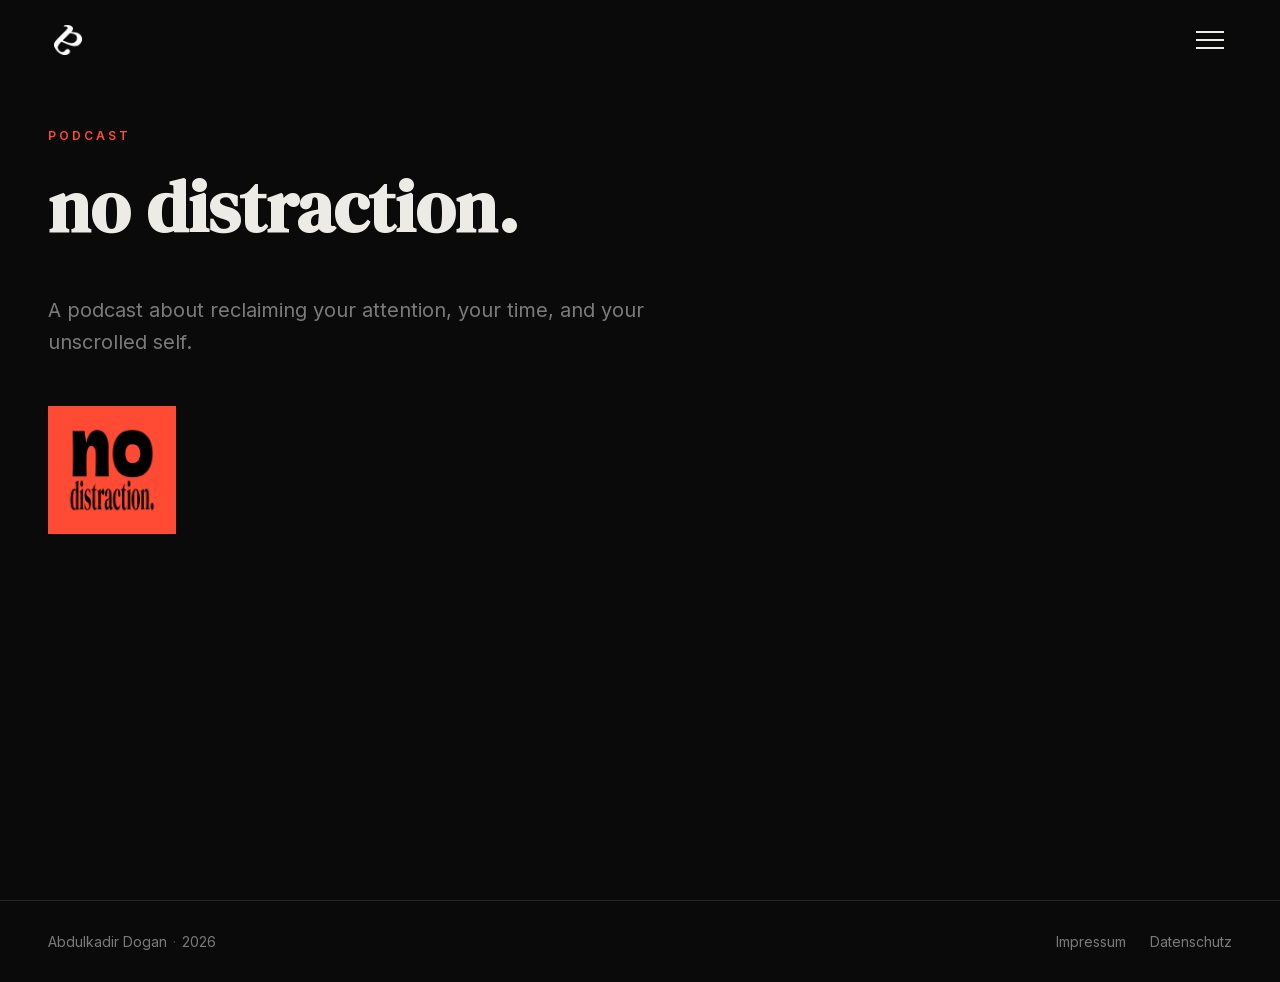
<file: nodistraction.html>
<!DOCTYPE html>
<html lang="en">
<head>
  <meta charset="UTF-8" />
  <meta name="viewport" content="width=device-width, initial-scale=1.0" />
  <title>No Distraction — Abbi</title>
  <link rel="icon" href="favicon.ico" sizes="any" />
  <link rel="icon" type="image/png" sizes="32x32" href="public/icons/favicon-32.png" />
  <link rel="icon" type="image/png" sizes="512x512" href="public/icons/favicon-512.png" />
  <link rel="apple-touch-icon" href="public/icons/apple-touch-icon.png" />
  <meta property="og:image" content="https://abdulkadirdogan.com/public/icons/favicon-512.png" />
  <meta name="twitter:card" content="summary" />
  <meta name="description" content="A podcast about reclaiming your attention, your time, and your unscrolled self." />
  <link rel="stylesheet" href="css/fonts.css" />
  <link rel="stylesheet" href="css/animations.css" />
  <link rel="stylesheet" href="css/styles.css" />
</head>
<body>

<nav id="navbar" class="navbar">
  <div class="navbar-inner">
    <a href="index.html" class="navbar-logo" aria-label="Abbi — home"><span class="logo-mark" aria-hidden="true"></span></a>
    <button id="menu-toggle" class="menu-toggle" aria-label="Open menu">
      <span class="hamburger-line"></span>
      <span class="hamburger-line"></span>
      <span class="hamburger-line"></span>
    </button>
  </div>
</nav>

<div id="menu-overlay" class="menu-overlay">
  <nav class="menu-nav">
    <a href="about.html"         style="animation-delay:0ms">About</a>
    <a href="nodistraction.html" style="animation-delay:60ms">No Distraction</a>
    <a href="antiletter.html"    style="animation-delay:120ms">Anti Letter</a>
    <a href="miru.html"          style="animation-delay:180ms">Miru</a>
    <a href="impressum.html"     style="animation-delay:240ms">Impressum</a>
  </nav>
</div>

<main class="page-main">
  <span class="page-label">Podcast</span>
  <h1 class="page-title">no distraction.</h1>
  <p class="page-body" style="margin-bottom:3rem">
    A podcast about reclaiming your attention, your time, and your unscrolled self.
  </p>
  <img src="public/images/nodistractionlogo.png" alt="no distraction." class="logo-32" />
</main>

<footer class="footer">
  <div class="footer-inner">
    <p class="footer-text">Abdulkadir Dogan<span class="footer-dot">·</span>2026</p>
    <div class="footer-links">
      <a href="impressum.html" class="footer-link">Impressum</a>
      <a href="impressum.html#datenschutz" class="footer-link">Datenschutz</a>
    </div>
  </div>
</footer>

<script src="js/main.js"></script>
</body>
</html>
</file>
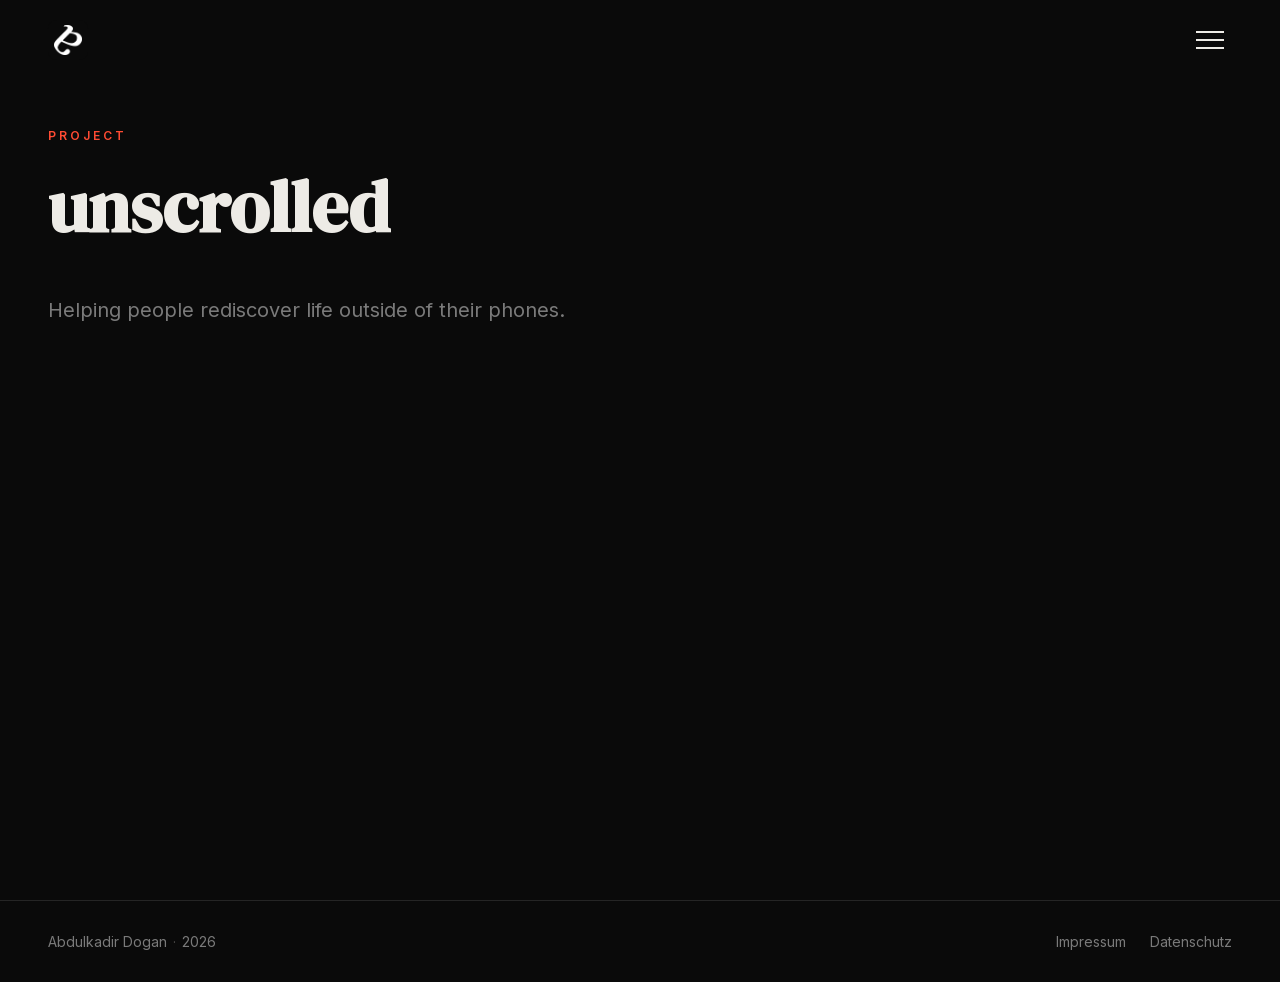
<file: unscrolled.html>
<!DOCTYPE html>
<html lang="en">
<head>
  <meta charset="UTF-8" />
  <meta name="viewport" content="width=device-width, initial-scale=1.0" />
  <title>Unscrolled — Abbi</title>
  <link rel="icon" href="favicon.ico" sizes="any" />
  <link rel="icon" type="image/png" sizes="32x32" href="public/icons/favicon-32.png" />
  <link rel="icon" type="image/png" sizes="512x512" href="public/icons/favicon-512.png" />
  <link rel="apple-touch-icon" href="public/icons/apple-touch-icon.png" />
  <meta property="og:image" content="https://abdulkadirdogan.com/public/icons/favicon-512.png" />
  <meta name="twitter:card" content="summary" />
  <meta name="description" content="Helping people rediscover life outside of their phones." />
  <link rel="stylesheet" href="css/fonts.css" />
  <link rel="stylesheet" href="css/animations.css" />
  <link rel="stylesheet" href="css/styles.css" />
</head>
<body>

<nav id="navbar" class="navbar">
  <div class="navbar-inner">
    <a href="index.html" class="navbar-logo" aria-label="Abbi — home"><span class="logo-mark" aria-hidden="true"></span></a>
    <button id="menu-toggle" class="menu-toggle" aria-label="Open menu">
      <span class="hamburger-line"></span>
      <span class="hamburger-line"></span>
      <span class="hamburger-line"></span>
    </button>
  </div>
</nav>

<div id="menu-overlay" class="menu-overlay">
  <nav class="menu-nav">
    <a href="about.html"         style="animation-delay:0ms">About</a>
    <a href="nodistraction.html" style="animation-delay:60ms">No Distraction</a>
    <a href="antiletter.html"    style="animation-delay:120ms">Anti Letter</a>
    <a href="miru.html"          style="animation-delay:180ms">Miru</a>
    <a href="impressum.html"     style="animation-delay:240ms">Impressum</a>
  </nav>
</div>

<main class="page-main">
  <span class="page-label">Project</span>
  <h1 class="page-title">unscrolled</h1>
  <p class="page-body">
    Helping people rediscover life outside of their phones.
  </p>
</main>

<footer class="footer">
  <div class="footer-inner">
    <p class="footer-text">Abdulkadir Dogan<span class="footer-dot">·</span>2026</p>
    <div class="footer-links">
      <a href="impressum.html" class="footer-link">Impressum</a>
      <a href="impressum.html#datenschutz" class="footer-link">Datenschutz</a>
    </div>
  </div>
</footer>

<script src="js/main.js"></script>
</body>
</html>
</file>
<file: css/fonts.css>
/* ── Self-hosted fonts ─────────────────────────────────────────
   All five families are licensed under the SIL Open Font License
   1.1 — free to use, embed and self-host, including commercially.
   Licences live beside the files in public/fonts/.

   Served from this domain so no visitor request ever reaches
   fonts.googleapis.com or fonts.gstatic.com, and no third party
   sees a visitor's IP address.
   ───────────────────────────────────────────────────────────── */

@font-face {
  font-family: 'Cormorant Garamond';
  font-style: italic;
  font-weight: 300 700;
  font-display: swap;
  src: url('../public/fonts/cormorant-garamond-italic-latin-ext.woff2') format('woff2');
  unicode-range: U+0100-02BA, U+02BD-02C5, U+02C7-02CC, U+02CE-02D7, U+02DD-02FF, U+0304, U+0308, U+0329, U+1D00-1DBF, U+1E00-1E9F, U+1EF2-1EFF, U+2020, U+20A0-20AB, U+20AD-20C0, U+2113, U+2C60-2C7F, U+A720-A7FF;
}
@font-face {
  font-family: 'Cormorant Garamond';
  font-style: italic;
  font-weight: 300 700;
  font-display: swap;
  src: url('../public/fonts/cormorant-garamond-italic-latin.woff2') format('woff2');
  unicode-range: U+0000-00FF, U+0131, U+0152-0153, U+02BB-02BC, U+02C6, U+02DA, U+02DC, U+0304, U+0308, U+0329, U+2000-206F, U+20AC, U+2122, U+2191, U+2193, U+2212, U+2215, U+FEFF, U+FFFD;
}
@font-face {
  font-family: 'Cormorant Garamond';
  font-style: normal;
  font-weight: 300 700;
  font-display: swap;
  src: url('../public/fonts/cormorant-garamond-latin-ext.woff2') format('woff2');
  unicode-range: U+0100-02BA, U+02BD-02C5, U+02C7-02CC, U+02CE-02D7, U+02DD-02FF, U+0304, U+0308, U+0329, U+1D00-1DBF, U+1E00-1E9F, U+1EF2-1EFF, U+2020, U+20A0-20AB, U+20AD-20C0, U+2113, U+2C60-2C7F, U+A720-A7FF;
}
@font-face {
  font-family: 'Cormorant Garamond';
  font-style: normal;
  font-weight: 300 700;
  font-display: swap;
  src: url('../public/fonts/cormorant-garamond-latin.woff2') format('woff2');
  unicode-range: U+0000-00FF, U+0131, U+0152-0153, U+02BB-02BC, U+02C6, U+02DA, U+02DC, U+0304, U+0308, U+0329, U+2000-206F, U+20AC, U+2122, U+2191, U+2193, U+2212, U+2215, U+FEFF, U+FFFD;
}
@font-face {
  font-family: 'DM Sans';
  font-style: normal;
  font-weight: 100 1000;
  font-display: swap;
  src: url('../public/fonts/dm-sans-latin-ext.woff2') format('woff2');
  unicode-range: U+0100-02BA, U+02BD-02C5, U+02C7-02CC, U+02CE-02D7, U+02DD-02FF, U+0304, U+0308, U+0329, U+1D00-1DBF, U+1E00-1E9F, U+1EF2-1EFF, U+2020, U+20A0-20AB, U+20AD-20C0, U+2113, U+2C60-2C7F, U+A720-A7FF;
}
@font-face {
  font-family: 'DM Sans';
  font-style: normal;
  font-weight: 100 1000;
  font-display: swap;
  src: url('../public/fonts/dm-sans-latin.woff2') format('woff2');
  unicode-range: U+0000-00FF, U+0131, U+0152-0153, U+02BB-02BC, U+02C6, U+02DA, U+02DC, U+0304, U+0308, U+0329, U+2000-206F, U+20AC, U+2122, U+2191, U+2193, U+2212, U+2215, U+FEFF, U+FFFD;
}
@font-face {
  font-family: 'DM Serif Display';
  font-style: normal;
  font-weight: 400;
  font-display: swap;
  src: url('../public/fonts/dm-serif-display-latin-ext.woff2') format('woff2');
  unicode-range: U+0100-02BA, U+02BD-02C5, U+02C7-02CC, U+02CE-02D7, U+02DD-02FF, U+0304, U+0308, U+0329, U+1D00-1DBF, U+1E00-1E9F, U+1EF2-1EFF, U+2020, U+20A0-20AB, U+20AD-20C0, U+2113, U+2C60-2C7F, U+A720-A7FF;
}
@font-face {
  font-family: 'DM Serif Display';
  font-style: normal;
  font-weight: 400;
  font-display: swap;
  src: url('../public/fonts/dm-serif-display-latin.woff2') format('woff2');
  unicode-range: U+0000-00FF, U+0131, U+0152-0153, U+02BB-02BC, U+02C6, U+02DA, U+02DC, U+0304, U+0308, U+0329, U+2000-206F, U+20AC, U+2122, U+2191, U+2193, U+2212, U+2215, U+FEFF, U+FFFD;
}
@font-face {
  font-family: 'Inter';
  font-style: normal;
  font-weight: 100 900;
  font-display: swap;
  src: url('../public/fonts/inter-latin-ext.woff2') format('woff2');
  unicode-range: U+0100-02BA, U+02BD-02C5, U+02C7-02CC, U+02CE-02D7, U+02DD-02FF, U+0304, U+0308, U+0329, U+1D00-1DBF, U+1E00-1E9F, U+1EF2-1EFF, U+2020, U+20A0-20AB, U+20AD-20C0, U+2113, U+2C60-2C7F, U+A720-A7FF;
}
@font-face {
  font-family: 'Inter';
  font-style: normal;
  font-weight: 100 900;
  font-display: swap;
  src: url('../public/fonts/inter-latin.woff2') format('woff2');
  unicode-range: U+0000-00FF, U+0131, U+0152-0153, U+02BB-02BC, U+02C6, U+02DA, U+02DC, U+0304, U+0308, U+0329, U+2000-206F, U+20AC, U+2122, U+2191, U+2193, U+2212, U+2215, U+FEFF, U+FFFD;
}
@font-face {
  font-family: 'Playfair Display';
  font-style: italic;
  font-weight: 400 900;
  font-display: swap;
  src: url('../public/fonts/playfair-display-italic-latin-ext.woff2') format('woff2');
  unicode-range: U+0100-02BA, U+02BD-02C5, U+02C7-02CC, U+02CE-02D7, U+02DD-02FF, U+0304, U+0308, U+0329, U+1D00-1DBF, U+1E00-1E9F, U+1EF2-1EFF, U+2020, U+20A0-20AB, U+20AD-20C0, U+2113, U+2C60-2C7F, U+A720-A7FF;
}
@font-face {
  font-family: 'Playfair Display';
  font-style: italic;
  font-weight: 400 900;
  font-display: swap;
  src: url('../public/fonts/playfair-display-italic-latin.woff2') format('woff2');
  unicode-range: U+0000-00FF, U+0131, U+0152-0153, U+02BB-02BC, U+02C6, U+02DA, U+02DC, U+0304, U+0308, U+0329, U+2000-206F, U+20AC, U+2122, U+2191, U+2193, U+2212, U+2215, U+FEFF, U+FFFD;
}
@font-face {
  font-family: 'Playfair Display';
  font-style: normal;
  font-weight: 400 900;
  font-display: swap;
  src: url('../public/fonts/playfair-display-latin-ext.woff2') format('woff2');
  unicode-range: U+0100-02BA, U+02BD-02C5, U+02C7-02CC, U+02CE-02D7, U+02DD-02FF, U+0304, U+0308, U+0329, U+1D00-1DBF, U+1E00-1E9F, U+1EF2-1EFF, U+2020, U+20A0-20AB, U+20AD-20C0, U+2113, U+2C60-2C7F, U+A720-A7FF;
}
@font-face {
  font-family: 'Playfair Display';
  font-style: normal;
  font-weight: 400 900;
  font-display: swap;
  src: url('../public/fonts/playfair-display-latin.woff2') format('woff2');
  unicode-range: U+0000-00FF, U+0131, U+0152-0153, U+02BB-02BC, U+02C6, U+02DA, U+02DC, U+0304, U+0308, U+0329, U+2000-206F, U+20AC, U+2122, U+2191, U+2193, U+2212, U+2215, U+FEFF, U+FFFD;
}
</file>
<file: css/animations.css>
@keyframes heroReveal {
  0%   { filter: blur(25px); opacity: 0;   transform: scale(1.02); }
  35%  { filter: blur(14px); opacity: 0.5; transform: scale(1.01); }
  100% { filter: blur(0px);  opacity: 1;   transform: scale(1); }
}

@keyframes arrowBounce {
  0%, 100% { transform: translateY(0px);  opacity: 0.5; }
  50%       { transform: translateY(10px); opacity: 1; }
}

@keyframes textFlash {
  0%   { opacity: 0.2; }
  50%  { opacity: 0.9; }
  100% { opacity: 1; }
}

@keyframes fadeUp {
  from { opacity: 0; transform: translateY(32px); }
  to   { opacity: 1; transform: translateY(0); }
}

@keyframes menuFadeIn {
  from { opacity: 0; }
  to   { opacity: 1; }
}

@keyframes menuItemSlide {
  from { opacity: 0; transform: translateY(20px); }
  to   { opacity: 1; transform: translateY(0); }
}
</file>
<file: css/styles.css>
/* ── Variables ─────────────────────────────────────────────── */
:root {
  --bg:     #0a0a0a;
  --ink:    #edebe6;
  --muted:  #7a7a7a;
  --border: #252525;
  --accent: #ff4b33;
  --font-dm:       "DM Serif Display", serif;
  --font-inter:    "Inter", sans-serif;
  --font-playfair: "Playfair Display", serif;
}

/* ── Reset / Base ───────────────────────────────────────────── */
*, *::before, *::after { box-sizing: border-box; margin: 0; padding: 0; }
html  { scroll-behavior: smooth; }
body  {
  background-color: var(--bg);
  color: var(--ink);
  font-family: var(--font-inter);
  -webkit-font-smoothing: antialiased;
  -moz-osx-font-smoothing: grayscale;
}
a   { text-decoration: none; color: inherit; }
img, video { display: block; max-width: 100%; }

/* ── Custom scrollbar ───────────────────────────────────────── */
::-webkit-scrollbar       { width: 4px; }
::-webkit-scrollbar-track { background: #0a0a0a; }
::-webkit-scrollbar-thumb { background: #252525; border-radius: 2px; }
::-webkit-scrollbar-thumb:hover { background: #ff4b33; }

/* ── Scroll-reveal helpers ──────────────────────────────────── */
.fade-up {
  opacity: 0;
  transform: translateY(2rem);
  transition: opacity 1s ease, transform 1s ease;
}
.fade-up.is-visible { opacity: 1; transform: none; }

.fade-left {
  opacity: 0;
  transform: translateX(-40px);
  transition: opacity 1s ease 0.1s, transform 1s ease 0.1s;
}
.fade-left.is-visible { opacity: 1; transform: none; }

.fade-right {
  opacity: 0;
  transform: translateX(40px);
  transition: opacity 1s ease 0.1s, transform 1s ease 0.1s;
}
.fade-right.is-visible { opacity: 1; transform: none; }

.fade-in {
  opacity: 0;
  transition: opacity 0.7s ease;
}
.fade-in.is-visible { opacity: 1; }

/* ── Navbar ─────────────────────────────────────────────────── */
.navbar {
  position: fixed;
  top: 0; left: 0; right: 0;
  z-index: 50;
  transition: background-color 0.3s, backdrop-filter 0.3s, border-color 0.3s;
}
.navbar.navbar-scrolled {
  background-color: rgba(10,10,10,0.90);
  backdrop-filter: blur(14px);
  border-bottom: 1px solid var(--border);
}
.navbar-inner {
  max-width: 80rem;
  margin: 0 auto;
  padding: 0 1.5rem;
  height: 5rem;
  display: flex;
  align-items: center;
  justify-content: space-between;
}
@media (min-width: 768px) { .navbar-inner { padding: 0 3rem; } }

/* The logo is the favicon tile: the anti-letter "a" masked out of a
   rounded square. Sections recolour it through --logo-bg / --logo-fg. */
.navbar-logo {
  --logo-bg:   var(--bg);
  --logo-fg:   #ffffff;
  display: block;
  line-height: 0;
  position: relative;
  z-index: 60;
}
.logo-mark {
  display: block;
  width: 2.5rem;
  height: 2.5rem;
  border-radius: 22%;
  background-color: var(--logo-bg);
  position: relative;
}
.logo-mark::after {
  content: "";
  position: absolute;
  inset: 12%;
  background-color: var(--logo-fg);
  -webkit-mask: url("../public/icons/logo-mask.png") center / contain no-repeat;
          mask: url("../public/icons/logo-mask.png") center / contain no-repeat;
}

.menu-toggle {
  display: flex;
  flex-direction: column;
  gap: 6px;
  padding: 0.5rem;
  background: none;
  border: none;
  cursor: pointer;
  position: relative;
  z-index: 60;
}
.hamburger-line {
  display: block;
  width: 1.75rem;
  height: 2px;
  background-color: var(--ink);
  transform-origin: center;
  transition: transform 0.3s ease, opacity 0.3s ease;
}
.menu-toggle.open .hamburger-line:nth-child(1) { transform: rotate(45deg) translateY(8px); }
.menu-toggle.open .hamburger-line:nth-child(2) { opacity: 0; transform: scaleX(0); }
.menu-toggle.open .hamburger-line:nth-child(3) { transform: rotate(-45deg) translateY(-8px); }

/* ── Menu overlay ───────────────────────────────────────────── */
.menu-overlay {
  display: none;
  position: fixed;
  inset: 0;
  z-index: 40;
  background-color: rgba(10,10,10,0.95);
  backdrop-filter: blur(12px);
  flex-direction: column;
  align-items: center;
  justify-content: center;
}
.menu-overlay.open {
  display: flex;
  animation: menuFadeIn 0.25s ease-out forwards;
}
.menu-nav {
  display: flex;
  flex-direction: column;
  align-items: center;
  gap: 2.5rem;
}
.menu-nav a {
  font-family: var(--font-dm);
  font-size: 3rem;
  color: var(--ink);
  transition: color 0.2s;
  animation: menuItemSlide 0.35s ease-out forwards;
  opacity: 0;
}
@media (min-width: 768px) { .menu-nav a { font-size: 3.75rem; } }
.menu-nav a:hover { color: var(--accent); }

/* ── Hero ───────────────────────────────────────────────────── */
.hero {
  position: relative;
  height: 100vh;
  width: 100%;
  overflow: hidden;
  display: flex;
  flex-direction: column;
  align-items: center;
  justify-content: center;
}
.hero-video {
  position: absolute;
  inset: 0;
  width: 100%; height: 100%;
  object-fit: cover;
  opacity: 0;
  pointer-events: none;
  transition: opacity 0.6s ease;
}
.hero-bg   { position: absolute; inset: 0; background-color: var(--bg); }
.hero-noise {
  position: absolute; inset: 0;
  opacity: 0.03; pointer-events: none;
  background-image: url("data:image/svg+xml,%3Csvg viewBox='0 0 256 256' xmlns='http://www.w3.org/2000/svg'%3E%3Cfilter id='noise'%3E%3CfeTurbulence type='fractalNoise' baseFrequency='0.9' numOctaves='4' stitchTiles='stitch'/%3E%3C/filter%3E%3Crect width='100%25' height='100%25' filter='url(%23noise)'/%3E%3C/svg%3E");
}
.hero-dot-1 {
  position: absolute; top: 25%; right: 12%;
  width: 8px; height: 8px;
  border-radius: 50%;
  background-color: var(--accent);
  opacity: 0.7;
}
.hero-dot-2 {
  position: absolute; bottom: 33.33%; left: 8%;
  width: 6px; height: 6px;
  border-radius: 50%;
  background-color: var(--accent);
  opacity: 0.5;
}
.hero-content {
  position: relative;
  z-index: 10;
  text-align: center;
  padding: 0 1.5rem;
  opacity: 0;
}
.hero-content.hero-animate {
  animation: heroReveal 2s cubic-bezier(0.25,0.46,0.45,0.94) forwards;
}
.hero-text-row {
  display: flex;
  align-items: center;
  justify-content: center;
  gap: 1rem;
  flex-wrap: wrap;
}
.hero-heading {
  font-family: var(--font-dm);
  font-size: clamp(4rem, 11vw, 11rem);
  line-height: 1;
  color: var(--ink);
  letter-spacing: -0.025em;
  user-select: none;
}
.hero-flag { font-size: clamp(2.5rem, 7vw, 7rem); }
.hero-heading.text-shuffle,
.hero-flag.text-shuffle { animation: textFlash 0.1s ease-out; }

.scroll-arrow {
  position: absolute;
  bottom: 2.5rem;
  left: 50%;
  transform: translateX(-50%);
  z-index: 10;
  color: rgba(237,235,230,0.5);
}
.scroll-arrow-indicator { animation: arrowBounce 1.8s ease-in-out infinite; }

/* ── About ──────────────────────────────────────────────────── */
.about-section {
  min-height: 100vh;
  width: 100%;
  display: flex;
  align-items: center;
  position: relative;
  overflow: hidden;
  border-top: 1px solid var(--border);
}
.about-accent-bar {
  position: absolute;
  left: 0; top: 0; bottom: 0;
  width: 4px;
  background-color: var(--accent);
  opacity: 0.6;
}
.about-inner {
  width: 100%;
  max-width: 80rem;
  margin: 0 auto;
  padding: 3rem 1.5rem;
  display: flex;
  flex-direction: column;
  align-items: center;
  gap: 2.5rem;
}
@media (min-width: 768px) {
  .about-inner { flex-direction: row; gap: 0; padding: 3rem; }
}

.about-text-col {
  width: 100%;
  display: flex;
  flex-direction: column;
  justify-content: space-between;
}
@media (min-width: 768px) { .about-text-col { width: 45%; } }

.about-label {
  color: var(--accent);
  font-family: var(--font-inter);
  font-size: 0.75rem;
  font-weight: 700;
  letter-spacing: 0.3em;
  text-transform: uppercase;
  margin-bottom: 1.5rem;
}
.about-heading {
  font-family: var(--font-playfair);
  font-weight: 700;
  font-size: 3rem;
  color: var(--ink);
  line-height: 1.05;
  margin-bottom: 2.5rem;
}
@media (min-width: 768px) { .about-heading { font-size: 3.75rem; } }
@media (min-width: 1024px) { .about-heading { font-size: 4.5rem; } }

.about-body {
  font-family: var(--font-inter);
  font-size: 1.5rem;
  line-height: 1.6;
  color: var(--ink);
}
@media (min-width: 768px) { .about-body { font-size: 1.875rem; } }
.about-body em { font-family: var(--font-playfair); font-style: italic; }
.about-body strong { font-weight: 600; }
.about-body .accent-text { color: var(--accent); font-weight: 500; }

.about-link-wrap { margin-top: 2.5rem; }
.about-link {
  display: inline-flex;
  align-items: center;
  gap: 0.5rem;
  color: var(--accent);
  font-family: var(--font-inter);
  font-weight: 600;
  font-size: 1.125rem;
  border-bottom: 2px solid var(--accent);
  padding-bottom: 2px;
  transition: opacity 0.2s;
}
.about-link:hover { opacity: 0.8; }
.about-link .arr { transition: transform 0.2s; }
.about-link:hover .arr { transform: translateX(4px); }

.about-img-col {
  width: 100%;
  display: flex;
  align-items: flex-end;
  justify-content: center;
}
@media (min-width: 768px) { .about-img-col { width: 55%; justify-content: flex-end; } }

.about-img-frame {
  position: relative;
  width: 100%;
  aspect-ratio: 3/4;
}
@media (min-width: 768px)  { .about-img-frame { width: 460px; } }
@media (min-width: 1024px) { .about-img-frame { width: 520px; } }
.about-img-frame img {
  width: 100%; height: 100%;
  object-fit: cover;
  object-position: top;
}

/* ── Portfolio ──────────────────────────────────────────────── */
.portfolio-section {
  width: 100%;
  display: flex;
  flex-direction: column;
  border-top: 1px solid var(--border);
}
.portfolio-header {
  padding: 2.5rem 1.5rem 2rem;
  width: 100%;
  max-width: 100rem;
  margin: 0 auto;
}
@media (min-width: 768px) { .portfolio-header { padding: 2.5rem 3rem 2rem; } }
.portfolio-label {
  color: var(--accent);
  font-family: var(--font-inter);
  font-size: 0.75rem;
  font-weight: 700;
  letter-spacing: 0.3em;
  text-transform: uppercase;
  margin-bottom: 1rem;
}
.portfolio-heading {
  font-family: var(--font-dm);
  font-size: clamp(3.75rem, 8vw, 6rem);
  color: var(--ink);
  line-height: 1.1;
}

/* Three cards, one row on desktop. Cells are kept square so the square
   logo art is never cropped, and the whole row is capped so it stays
   readable (and the logos stay whole) on ultrawide displays. */
.portfolio-grid {
  display: grid;
  grid-template-columns: 1fr;
  width: 100%;
  max-width: 100rem;
  margin: 0 auto;
}
.portfolio-grid-item { aspect-ratio: 1 / 1; }
@media (min-width: 900px) {
  .portfolio-grid { grid-template-columns: repeat(3,1fr); }
}

.portfolio-card {
  position: relative;
  overflow: hidden;
  display: block;
  height: 100%;
  transition: transform 0.4s cubic-bezier(0.25,0.46,0.45,0.94);
  cursor: pointer;
}
.portfolio-card.no-link { cursor: default; }
.portfolio-card:hover { transform: scale(1.01); }

.card-bg { position: absolute; inset: 0; background-color: #0d0d0d; }

.card-logo-wrap {
  position: absolute; inset: 0;
  transition: opacity 0.3s ease;
}
.card-logo-wrap img {
  width: 100%; height: 100%;
  object-fit: contain;
}
.portfolio-card.has-video:hover .card-logo-wrap { opacity: 0; }

.card-video {
  position: absolute; inset: 0;
  width: 100%; height: 100%;
  object-fit: cover;
  opacity: 0;
  transition: opacity 0.3s ease;
}
.portfolio-card:hover .card-video { opacity: 1; }

.card-coming-soon {
  position: absolute; inset: 0;
  display: flex;
  align-items: center;
  justify-content: center;
}
.card-coming-soon span {
  font-family: var(--font-inter);
  font-size: 0.875rem;
  font-weight: 600;
  letter-spacing: 0.25em;
  text-transform: uppercase;
  color: rgba(255,255,255,0.3);
  border: 1px solid rgba(255,255,255,0.2);
  padding: 0.5rem 1rem;
  border-radius: 9999px;
}

.card-arrow {
  position: absolute;
  top: 1.5rem; right: 1.5rem;
  z-index: 10;
  font-size: 1.5rem;
  color: white;
  opacity: 0;
  transform: translateX(-8px);
  transition: all 0.3s ease;
  filter: drop-shadow(0 1px 2px rgba(0,0,0,.5));
}
.portfolio-card:hover .card-arrow { opacity: 1; transform: translateX(0); }

.card-bar {
  position: absolute;
  bottom: 0; left: 0; right: 0;
  height: 2px;
  background-color: var(--accent);
  z-index: 10;
  opacity: 0.6;
}

/* ── Timeline ───────────────────────────────────────────────── */
.timeline-section {
  width: 100%;
  border-top: 1px solid var(--border);
  background-color: var(--bg);
}
.timeline-header {
  max-width: 80rem;
  margin: 0 auto;
  padding: 3.5rem 1.5rem 1.5rem;
}
@media (min-width: 768px) { .timeline-header { padding: 3.5rem 3rem 1.5rem; } }

.timeline-tag {
  color: var(--accent);
  font-family: var(--font-inter);
  font-size: 0.75rem;
  font-weight: 700;
  letter-spacing: 0.3em;
  text-transform: uppercase;
  margin-bottom: 1.5rem;
}
.timeline-main-h {
  font-family: var(--font-dm);
  font-size: clamp(3.75rem, 9vw, 9rem);
  color: var(--ink);
  line-height: 1;
  max-width: 64rem;
}
.timeline-main-h .ital-accent {
  font-family: var(--font-playfair);
  font-style: italic;
  color: var(--accent);
}

.timeline-entry {
  position: relative;
  display: flex;
  align-items: center;
  padding: 2rem 0;
  min-height: 67vh;
}
.tl-line {
  display: none;
  position: absolute;
  left: 50%; transform: translateX(-50%);
  top: 0; bottom: 0;
  width: 1px;
  background: linear-gradient(to bottom, transparent, #252525 10%, #252525 90%, transparent);
}
@media (min-width: 768px) { .tl-line { display: block; } }

.tl-year-badge {
  display: none;
  position: absolute;
  left: 50%; transform: translateX(-50%);
  flex-direction: column;
  align-items: center;
  z-index: 10;
}
@media (min-width: 768px) { .tl-year-badge { display: flex; } }
.tl-year-badge span {
  font-family: var(--font-dm);
  color: var(--accent);
  font-size: 3.75rem;
  line-height: 1;
  background-color: var(--bg);
  padding: 0 0.75rem;
}
@media (min-width: 1024px) { .tl-year-badge span { font-size: 4.5rem; } }

.tl-inner {
  width: 100%;
  max-width: 80rem;
  margin: 0 auto;
  padding: 0 1.5rem;
  display: grid;
  grid-template-columns: 1fr;
  gap: 2.5rem;
  align-items: center;
}
@media (min-width: 768px) {
  .tl-inner { grid-template-columns: 1fr 1fr; gap: 0; padding: 0 3rem; }
}

.tl-img-col {
  display: flex;
  align-items: center;
}
@media (min-width: 768px) {
  .tl-img-col.img-left  { order: 1; justify-content: flex-start; padding-right: 8rem; }
  .tl-img-col.img-right { order: 2; justify-content: flex-end;   padding-left:  8rem; }
}

.tl-img-frame {
  position: relative;
  width: 100%;
  max-width: 460px;
  aspect-ratio: 4/3;
}
.tl-img-frame img { width: 100%; height: 100%; object-fit: cover; display: block; }

.tl-text-col {}
@media (min-width: 768px) {
  .tl-text-col.txt-left  { order: 1; padding-right: 8rem; }
  .tl-text-col.txt-right { order: 2; padding-left:  8rem; }
}

.tl-year-mobile {
  display: block;
  font-family: var(--font-dm);
  color: var(--accent);
  font-size: 2.25rem;
  margin-bottom: 1rem;
}
@media (min-width: 768px) { .tl-year-mobile { display: none; } }

.tl-text {
  font-family: var(--font-inter);
  font-size: 1.5rem;
  line-height: 1.55;
  color: var(--ink);
}
@media (min-width: 768px)  { .tl-text { font-size: 1.875rem; } }
@media (min-width: 1024px) { .tl-text { font-size: 2.25rem; } }

.tl-text .t-dm      { font-family: var(--font-dm); color: var(--ink); font-size: 1.15em; }
.tl-text .t-dm-acc  { font-family: var(--font-dm); color: var(--accent); line-height: 1; font-size: 1.4em; }
.tl-text .t-dm-med  { font-family: var(--font-dm); color: var(--accent); font-size: 1.2em; }
.tl-text .t-pf-acc  { font-family: var(--font-playfair); font-style: italic; color: var(--accent); }
.tl-text .t-pf-60   { font-family: var(--font-playfair); font-style: italic; color: rgba(237,235,230,0.6); }
.tl-text .t-pf-80   { font-family: var(--font-playfair); font-style: italic; color: rgba(237,235,230,0.8); }
.tl-text strong     { font-weight: 700; color: var(--ink); }

.tl-bottom {
  position: relative;
  display: flex;
  flex-direction: column;
  align-items: center;
  padding-bottom: 4rem;
}
.tl-connector {
  display: none;
  width: 1px;
  height: 4rem;
  background-color: rgba(37,37,37,0.5);
}
@media (min-width: 768px) { .tl-connector { display: block; } }

.tl-story-btn {
  display: inline-flex;
  align-items: center;
  gap: 0.75rem;
  background-color: var(--ink);
  color: var(--bg);
  font-family: var(--font-inter);
  font-weight: 600;
  padding: 1rem 2rem;
  border-radius: 9999px;
  font-size: 1rem;
  margin-top: 1.5rem;
  opacity: 0;
  transform: translateY(1.5rem);
  transition: opacity 0.7s ease, transform 0.7s ease, background-color 0.3s, color 0.3s;
}
@media (min-width: 768px) { .tl-story-btn { margin-top: 0; } }
.tl-story-btn.is-visible { opacity: 1; transform: none; }
.tl-story-btn:hover { background-color: var(--accent); color: white; }
.tl-story-btn .arr { transition: transform 0.2s; }
.tl-story-btn:hover .arr { transform: translateX(4px); }

/* ── Newsletter ─────────────────────────────────────────────── */
.newsletter-section {
  width: 100%;
  min-height: 50vh;
  display: flex;
  align-items: center;
  justify-content: center;
  position: relative;
  overflow: hidden;
  background-color: #820A00;
}
.newsletter-glow {
  position: absolute; inset: 0;
  pointer-events: none;
}
.newsletter-glow::before {
  content: '';
  position: absolute;
  top: 0; left: 50%; transform: translateX(-50%);
  width: 700px; height: 350px;
  background-color: #DCAABE;
  filter: blur(100px);
  border-radius: 50%;
  opacity: 0.15;
}
.newsletter-content {
  position: relative;
  z-index: 10;
  display: flex;
  flex-direction: column;
  align-items: center;
  text-align: center;
  padding: 4rem 1.5rem;
  opacity: 0;
  transform: translateY(2rem);
  transition: opacity 1s ease, transform 1s ease;
}
.newsletter-content.is-visible { opacity: 1; transform: none; }
.newsletter-logo { margin-bottom: 2rem; width: 6rem; height: 6rem; }
.newsletter-logo img { width: 100%; height: 100%; object-fit: contain; }
.newsletter-h {
  font-family: var(--font-dm);
  color: white;
  font-size: clamp(2.5rem, 7vw, 4.5rem);
  line-height: 1.05;
  max-width: 48rem;
  margin-bottom: 2.5rem;
}
.newsletter-h .pink { color: #DCAABE; }
.newsletter-cta {
  display: inline-flex;
  align-items: center;
  gap: 0.75rem;
  font-family: var(--font-inter);
  font-weight: 600;
  padding: 1rem 2rem;
  border-radius: 9999px;
  font-size: 1rem;
  background-color: #DCAABE;
  color: #820A00;
  transition: background-color 0.3s;
}
.newsletter-cta:hover { background-color: white; }
.newsletter-cta .arr { transition: transform 0.2s; }
.newsletter-cta:hover .arr { transform: translateX(4px); }

/* ── Social Links ───────────────────────────────────────────── */
.social-section {
  width: 100%;
  border-top: 1px solid var(--border);
  background-color: var(--bg);
  padding: 4rem 0;
}
.social-inner {
  max-width: 80rem;
  margin: 0 auto;
  padding: 0 1.5rem;
  display: flex;
  align-items: center;
  justify-content: center;
  gap: 3rem;
}
@media (min-width: 768px) { .social-inner { gap: 5rem; } }
.social-link {
  color: rgba(237,235,230,0.3);
  opacity: 0;
  transform: translateY(1rem);
  transition: color 0.3s ease, opacity 0.5s ease, transform 0.5s ease;
}
.social-link.is-visible { opacity: 1; transform: none; }
.social-link:hover { color: var(--accent); }
.social-link svg { width: 2.5rem; height: 2.5rem; display: block; }

/* ── Footer ─────────────────────────────────────────────────── */
.footer {
  width: 100%;
  border-top: 1px solid var(--border);
  background-color: var(--bg);
}
.footer-inner {
  max-width: 80rem;
  margin: 0 auto;
  padding: 2rem 1.5rem;
  display: flex;
  flex-direction: column;
  align-items: center;
  justify-content: space-between;
  gap: 1rem;
}
@media (min-width: 640px) { .footer-inner { flex-direction: row; } }
@media (min-width: 768px) { .footer-inner { padding: 2rem 3rem; } }

.footer-text { font-family: var(--font-inter); font-size: 0.875rem; color: var(--muted); }
.footer-dot  { color: rgba(237,235,230,0.3); margin: 0 0.375rem; }
.footer-link { font-family: var(--font-inter); font-size: 0.875rem; color: var(--muted); transition: color 0.2s; }
.footer-link:hover { color: var(--ink); }
.footer-links { display: flex; align-items: center; gap: 1.5rem; }

/* ── Sub-page layouts ───────────────────────────────────────── */
.page-main {
  min-height: 100vh;
  padding: 8rem 1.5rem 5rem;
  max-width: 80rem;
  margin: 0 auto;
}
@media (min-width: 768px) { .page-main { padding: 8rem 3rem 5rem; } }
.page-main.narrow { max-width: 48rem; }

.page-label {
  display: block;
  color: var(--accent);
  font-family: var(--font-inter);
  font-size: 0.75rem;
  font-weight: 600;
  letter-spacing: 0.25em;
  text-transform: uppercase;
  margin-bottom: 1.5rem;
}
.page-title {
  font-family: var(--font-dm);
  font-size: clamp(3rem, 7vw, 4.5rem);
  color: var(--ink);
  line-height: 1.1;
  margin-bottom: 3rem;
}
@media (min-width: 768px) { .page-title { font-size: clamp(4.5rem, 7vw, 4.5rem); } }

.page-body {
  font-family: var(--font-inter);
  font-size: 1.25rem;
  color: var(--muted);
  max-width: 42rem;
  line-height: 1.6;
}

/* Impressum */
.impressum-content { font-family: var(--font-inter); font-size: 1rem; color: rgba(237,235,230,0.8); line-height: 1.6; }
.impressum-content h2 { font-weight: 600; color: var(--ink); margin-bottom: 0.25rem; font-size: 1rem; }
.impressum-content .imp-block { margin-bottom: 1.5rem; }
.impressum-content .muted { color: var(--muted); }
.imp-link { color: var(--accent); }
.imp-link:hover { text-decoration: underline; }
.imp-hr { border: 0; height: 1px; background-color: var(--border); margin: 3rem 0 2.5rem; }
.impressum-content .imp-h1 {
  font-family: var(--font-dm);
  font-weight: 400;
  font-size: 2rem;
  color: var(--ink);
  margin-bottom: 1.75rem;
}
.impressum-content p + p { margin-top: 0.75rem; }
.impressum-content strong { color: var(--ink); font-weight: 600; }

/* Antiletter subscribe */
.subscribe-btn {
  display: inline-flex;
  align-items: center;
  gap: 0.5rem;
  background-color: var(--accent);
  color: white;
  font-family: var(--font-inter);
  font-weight: 600;
  padding: 0.875rem 1.75rem;
  border-radius: 9999px;
  font-size: 1rem;
  transition: background-color 0.3s;
}
.subscribe-btn:hover { background-color: var(--ink); color: var(--bg); }

.logo-32 { width: 8rem; height: 8rem; object-fit: contain; display: block; margin-bottom: 3rem; }
.logo-20 { width: 5rem; height: 5rem; object-fit: contain; display: block; margin-bottom: 2rem; }

/* ── Miru portfolio card ────────────────────────────────────────
   The one card that isn't black: Miru brings its own paper and
   green into the grid. Full page styling lives in css/miru.css.
   ───────────────────────────────────────────────────────────── */
.portfolio-card.miru-card .card-bg { background-color: #f7f5ef; }
.portfolio-card.miru-card .card-bar { background-color: #2da96e; opacity: 1; }
.portfolio-card.miru-card .card-arrow {
  color: #1d7a4e;
  filter: none;
}

.miru-card-inner {
  position: absolute;
  inset: 0;
  display: flex;
  flex-direction: column;
  align-items: center;
  justify-content: center;
  gap: 1.25rem;
  text-align: center;
  padding: 2rem;
}
.miru-card-inner::before {
  content: "";
  position: absolute;
  top: 42%; left: 50%;
  width: 26rem; height: 26rem;
  margin: -13rem 0 0 -13rem;
  border-radius: 50%;
  background: radial-gradient(circle,
              rgba(45,169,110,0.16) 0%,
              rgba(45,169,110,0.05) 45%,
              rgba(45,169,110,0) 70%);
  transform: scale(0.85);
  transition: transform 1.6s ease, opacity 1.6s ease;
  opacity: 0.7;
}
.portfolio-card.miru-card:hover .miru-card-inner::before { transform: scale(1.08); opacity: 1; }

.miru-card-mark {
  position: relative;
  width: clamp(2.5rem, 7vw, 4rem);
  height: auto;
  aspect-ratio: 48 / 56;
  overflow: visible;
}
.miru-card-mark .ghost { stroke: #2da96e; opacity: 0.16; }
.miru-card-mark .live  {
  stroke: #2da96e;
  stroke-dasharray: 210;
  stroke-dashoffset: 210;
  transition: stroke-dashoffset 1.8s cubic-bezier(0.37,0,0.28,1) 0.2s;
}
/* draws itself once the card scrolls into view — no hover required */
.portfolio-grid-item.is-visible .miru-card-mark .live { stroke-dashoffset: 0; }

.miru-card-word {
  position: relative;
  font-family: "Cormorant Garamond", Georgia, serif;
  font-weight: 300;
  font-size: clamp(2.25rem, 6vw, 3.5rem);
  line-height: 1;
  letter-spacing: 0.22em;
  text-indent: 0.22em;
  color: #3d3d3a;
}
.miru-card-sub {
  position: relative;
  font-family: "DM Sans", system-ui, sans-serif;
  font-weight: 300;
  font-size: 0.8125rem;
  letter-spacing: 0.16em;
  text-transform: lowercase;
  color: #888780;
}
</file>
<file: css/antiletter.css>
/* ── Anti Letter ────────────────────────────────────────────────
   A skin of its own, in the Hermes Agent register: a deep oxblood
   field, warm cream type, a Times-ish display serif over wide-tracked
   uppercase mono, hairline rules and grain.

   Deliberately loads ZERO external assets — the type is system
   serif + system mono (Hermes's own fallback stack), the grain is
   an inline SVG. No web fonts, no CDN, no third-party request.
   Everything is scoped to .antiletter-body.
   ───────────────────────────────────────────────────────────── */

.antiletter-body {
  --al-red:    #820a00;
  --al-fg:     #f2ece1;
  /* Two colours only. The "accent" is the cream itself — emphasis
     comes from inversion (cream blocks on oxblood), not a third hue. */
  --al-accent: #f2ece1;
  --al-dim:    rgba(242,236,225,0.52);
  --al-muted:  rgba(242,236,225,0.64);
  --al-rule:   rgba(242,236,225,0.26);
  --al-rule-soft: rgba(242,236,225,0.13);

  --al-serif: "Times New Roman", Times, Georgia, serif;
  --al-mono:  ui-monospace, SFMono-Regular, "SF Mono", Menlo, Monaco,
              Consolas, "Liberation Mono", monospace;

  background-color: var(--al-red);
  color: var(--al-fg);
  font-family: var(--al-serif);
  position: relative;
}

.antiletter-body ::selection { background: var(--al-accent); color: var(--al-red); }
.antiletter-body ::-webkit-scrollbar-track { background: var(--al-red); }
.antiletter-body ::-webkit-scrollbar-thumb { background: rgba(242,236,225,0.32); }
.antiletter-body ::-webkit-scrollbar-thumb:hover { background: var(--al-accent); }

/* Grain — an inline SVG, no image request */
.al-grain {
  position: fixed;
  inset: 0;
  z-index: 1;
  pointer-events: none;
  opacity: 0.16;
  mix-blend-mode: overlay;
  background-image: url("data:image/svg+xml,%3Csvg xmlns='http://www.w3.org/2000/svg' width='200' height='200'%3E%3Cfilter id='n'%3E%3CfeTurbulence type='fractalNoise' baseFrequency='0.82' numOctaves='4' stitchTiles='stitch'/%3E%3C/filter%3E%3Crect width='100%25' height='100%25' filter='url(%23n)'/%3E%3C/svg%3E");
  background-size: 180px 180px;
}

/* The inset hairline frame — Hermes's signature edge */
.al-frame {
  position: fixed;
  inset: clamp(0.6rem, 1.1vw, 1.4rem);
  z-index: 2;
  pointer-events: none;
  border: 1px solid var(--al-rule);
}
@media (max-width: 640px) { .al-frame { display: none; } }

/* ── Navbar / menu on blue ──────────────────────────────────── */
.antiletter-body .navbar-logo {
  --logo-bg: var(--al-red);
  --logo-fg: var(--al-fg);
}
.antiletter-body .hamburger-line { background-color: var(--al-fg); }
.antiletter-body .navbar.navbar-scrolled {
  background-color: rgba(130,10,0,0.90);
  border-bottom: 1px solid var(--al-rule);
}
.antiletter-body .menu-overlay { background-color: rgba(130,10,0,0.97); }
.antiletter-body .menu-nav a {
  font-family: var(--al-serif);
  color: var(--al-fg);
  letter-spacing: -0.01em;
}
.antiletter-body .menu-nav a:hover { color: var(--al-accent); }

/* ── Shared bits ────────────────────────────────────────────── */
.al-wrap {
  position: relative;
  z-index: 3;
  max-width: 78rem;
  margin: 0 auto;
  padding: 0 1.5rem;
}
@media (min-width: 768px) { .al-wrap { padding: 0 3.5rem; } }

.al-eyebrow {
  font-family: var(--al-mono);
  font-size: clamp(0.625rem, 0.9vw, 0.75rem);
  font-weight: 400;
  letter-spacing: 0.18em;
  text-transform: uppercase;
  color: var(--al-muted);
}
.al-eyebrow .dot { color: var(--al-fg); }


/* Nameplate — letterpress double rule with a dateline between */
.al-masthead { position: relative; z-index: 3; }
.al-rule-thick { height: 3px; background: var(--al-fg); }
.al-rule-thin  { height: 1px; background: var(--al-fg); opacity: 0.55; }

.al-dateline {
  display: flex;
  align-items: center;
  justify-content: space-between;
  gap: 1rem;
  padding: 0.7rem 0;
  font-family: var(--al-mono);
  font-size: clamp(0.5625rem, 0.85vw, 0.6875rem);
  letter-spacing: 0.2em;
  text-transform: uppercase;
  color: var(--al-muted);
}
.al-dateline .mid { color: var(--al-fg); }
@media (max-width: 620px) {
  .al-dateline { justify-content: center; }
  .al-dateline .side { display: none; }
}

/* ── Hero ───────────────────────────────────────────────────── */
.al-hero {
  position: relative;
  z-index: 3;
  min-height: 100vh;
  display: flex;
  flex-direction: column;
  justify-content: center;
  padding: 9rem 0 4rem;
}




.al-hero-foot {
  display: flex;
  align-items: center;
  gap: clamp(1rem, 3vw, 2.5rem);
  flex-wrap: wrap;
  margin-top: clamp(2.5rem, 5vw, 4rem);
}

/* ── Buttons ────────────────────────────────────────────────── */
.al-btn {
  display: inline-flex;
  align-items: center;
  gap: 0.75rem;
  font-family: var(--al-mono);
  font-size: 0.8125rem;
  letter-spacing: 0.14em;
  text-transform: uppercase;
  padding: 1rem 1.75rem;
  border: 1px solid var(--al-accent);
  background: var(--al-accent);
  color: var(--al-red);
  transition: background 0.2s ease, color 0.2s ease;
}
.al-btn:hover { background: transparent; color: var(--al-accent); }
.al-btn .arr { transition: transform 0.25s ease; }
.al-btn:hover .arr { transform: translateX(4px); }

.al-btn-ghost {
  background: transparent;
  color: var(--al-fg);
  border-color: var(--al-rule);
}
.al-btn-ghost:hover { background: var(--al-fg); color: var(--al-red); border-color: var(--al-fg); }

/* ── Sections ───────────────────────────────────────────────── */
.al-section {
  position: relative;
  z-index: 3;
  padding: clamp(4rem, 9vw, 8rem) 0;
  border-top: 1px solid var(--al-rule);
}

.al-section-head {
  display: grid;
  grid-template-columns: 1fr;
  gap: 0.75rem;
  margin-bottom: clamp(2.5rem, 5vw, 4rem);
}
@media (min-width: 900px) {
  .al-section-head { grid-template-columns: 14rem 1fr; gap: 3rem; align-items: start; }
}
.al-section-head h2 {
  font-family: var(--al-serif);
  font-weight: 400;
  font-size: clamp(2rem, 4.6vw, 3.5rem);
  line-height: 1.02;
  letter-spacing: -0.025em;
  max-width: 22ch;
}
.al-section-head h2 em { font-style: italic; }


/* ── The index of pieces ────────────────────────────────────── */
.al-index { border-top: 1px solid var(--al-rule); }

.al-entry {
  display: block;
  position: relative;
  padding: clamp(1.75rem, 3.5vw, 2.75rem) 0;
  border-bottom: 1px solid var(--al-rule);
  transition: color 0.25s ease;
}
.al-entry::after {
  content: "";
  position: absolute;
  inset: 0 -1.5rem;
  background: var(--al-accent);
  z-index: -1;
  opacity: 0;
  transition: opacity 0.25s ease;
}
.al-entry:hover { color: var(--al-red); }
.al-entry:hover::after { opacity: 1; }

.al-entry-grid {
  display: grid;
  grid-template-columns: 1fr;
  gap: 0.75rem;
  align-items: baseline;
}
@media (min-width: 900px) {
  .al-entry-grid { grid-template-columns: 6rem 1fr 12rem; gap: 2rem; }
}

.al-num {
  font-family: var(--al-mono);
  font-size: 0.8125rem;
  letter-spacing: 0.14em;
  color: var(--al-dim);
  transition: color 0.25s ease;
}
.al-entry:hover .al-num { color: var(--al-red); }

.al-entry h3 {
  font-family: var(--al-serif);
  font-weight: 400;
  font-size: clamp(1.5rem, 3.4vw, 2.6rem);
  line-height: 1.04;
  letter-spacing: -0.025em;
}
.al-entry p {
  font-family: var(--al-serif);
  font-size: clamp(1rem, 1.4vw, 1.1875rem);
  line-height: 1.45;
  color: rgba(242,236,225,0.68);
  margin-top: 0.6rem;
  max-width: 48ch;
  transition: color 0.25s ease;
}
.al-entry:hover p { color: rgba(130,10,0,0.74); }

.al-entry-meta {
  font-family: var(--al-mono);
  font-size: 0.75rem;
  letter-spacing: 0.12em;
  text-transform: uppercase;
  color: var(--al-muted);
  transition: color 0.25s ease;
}
.al-entry:hover .al-entry-meta { color: rgba(130,10,0,0.78); }
.al-entry-meta .go { display: block; margin-top: 0.4rem; color: var(--al-fg); }
.al-entry:hover .al-entry-meta .go { color: var(--al-red); }
@media (min-width: 900px) { .al-entry-meta { text-align: right; } }

/* ── Closing ────────────────────────────────────────────────── */
.al-closing {
  position: relative;
  z-index: 3;
  padding: clamp(5rem, 10vw, 9rem) 0;
  border-top: 1px solid var(--al-rule);
  text-align: center;
}
.al-closing h2 {
  font-family: var(--al-serif);
  font-weight: 400;
  font-size: clamp(2.25rem, 6vw, 4.5rem);
  line-height: 1;
  letter-spacing: -0.03em;
  max-width: 18ch;
  margin: 0 auto;
}
.al-closing h2 em { font-style: italic; }
.al-closing .al-hero-foot { justify-content: center; }

/* ── Footer on blue ─────────────────────────────────────────── */
.antiletter-body .footer {
  position: relative;
  z-index: 3;
  border-top: 1px solid var(--al-rule);
}
.antiletter-body .footer-text,
.antiletter-body .footer-link { font-family: var(--al-mono); font-size: 0.75rem; letter-spacing: 0.1em; color: var(--al-muted); }
.antiletter-body .footer-dot { color: var(--al-rule); }
.antiletter-body .footer-link:hover { color: var(--al-accent); }

/* ── Artwork ────────────────────────────────────────────────────
   Every image on this page is a Met Open Access work (CC0) run
   through retrofuture.py — the same two inks as the page itself,
   #820a00 on #f2ece1. They read as prints pinned to the wall:
   cream paper against the oxblood field.
   ───────────────────────────────────────────────────────────── */

.al-plate {
  display: block;
  width: 100%;
  height: auto;
  background: var(--al-fg);
}

.al-caption {
  font-family: var(--al-mono);
  font-size: 0.625rem;
  letter-spacing: 0.16em;
  text-transform: uppercase;
  color: var(--al-dim);
  margin-top: 0.85rem;
  line-height: 1.6;
}
.al-caption a { color: var(--al-muted); border-bottom: 1px solid transparent; }
.al-caption a:hover { color: var(--al-fg); border-bottom-color: var(--al-rule); }

/* ── Hero: plate left, the whole argument right ─────────────── */
.al-hero-grid {
  display: grid;
  grid-template-columns: 1fr;
  gap: clamp(2.5rem, 5vw, 4.5rem);
  align-items: center;
}
@media (min-width: 900px) {
  .al-hero-grid { grid-template-columns: minmax(0, 0.85fr) minmax(0, 1fr); gap: clamp(3rem, 6vw, 6rem); }
}

.al-hero-plate { position: relative; }

.al-hero-said { display: flex; flex-direction: column; align-items: flex-start; }

.al-wordmark {
  width: min(100%, 30rem);
  height: auto;
  display: block;
}

.al-say {
  font-family: var(--al-serif);
  font-weight: 400;
  font-size: clamp(1.75rem, 4.2vw, 3.15rem);
  line-height: 1.14;
  letter-spacing: -0.02em;
  margin-top: clamp(1.75rem, 3.5vw, 2.75rem);
  max-width: 15ch;
}
.al-say .hl {
  background: var(--al-fg);
  color: var(--al-red);
  padding: 0 0.16em;
  font-style: italic;
}

.al-say-sub {
  font-family: var(--al-mono);
  font-size: 0.6875rem;
  letter-spacing: 0.16em;
  text-transform: uppercase;
  color: var(--al-muted);
  margin-top: 1.5rem;
}

.al-hero-said .al-btn { margin-top: 1.5rem; }

/* ── Pillars: three plates that carry the argument ──────────── */
.al-pillars {
  display: grid;
  grid-template-columns: 1fr;
  gap: clamp(2.5rem, 4vw, 3.25rem);
}
@media (min-width: 820px) { .al-pillars { grid-template-columns: repeat(3, 1fr); } }

.al-pillar-num {
  font-family: var(--al-mono);
  font-size: 0.6875rem;
  letter-spacing: 0.18em;
  text-transform: uppercase;
  color: var(--al-dim);
  display: block;
  padding-bottom: 0.7rem;
  margin-bottom: 1rem;
  border-bottom: 1px solid var(--al-rule);
}
.al-pillar h3 {
  font-family: var(--al-serif);
  font-weight: 400;
  font-size: clamp(1.5rem, 2.6vw, 2rem);
  line-height: 1.1;
  letter-spacing: -0.02em;
  margin-top: 1.25rem;
}
.al-pillar h3 em { font-style: italic; }
.al-pillar p {
  font-family: var(--al-serif);
  font-size: clamp(1rem, 1.35vw, 1.125rem);
  line-height: 1.5;
  color: rgba(242,236,225,0.72);
  margin-top: 0.7rem;
}
</file>
<file: css/miru.css>
/* ── Miru ───────────────────────────────────────────────────────
   Miru keeps its own weather: warm paper, one deep green, a serif
   that breathes. Everything here is scoped to .miru-body so the
   rest of the site stays black-and-orange.
   ───────────────────────────────────────────────────────────── */

.miru-body {
  --m-green-deep:    #0f4a2e;
  --m-green-dark:    #1d7a4e;
  --m-green:         #2da96e;
  --m-green-light:   #7dd4a8;
  --m-green-pale:    #d6f2e6;

  --m-bg:      #f7f5ef;
  --m-card:    #ffffff;
  --m-surface: #ede9df;
  --m-text:    #3d3d3a;
  --m-muted:   #888780;
  --m-border:  #ddd9cd;

  --m-serif: "Cormorant Garamond", Georgia, serif;
  --m-sans:  "DM Sans", system-ui, sans-serif;

  background-color: var(--m-bg);
  color: var(--m-text);
  font-family: var(--m-sans);
  font-weight: 300;
}

.miru-body ::selection { background: var(--m-green-pale); color: var(--m-green-deep); }
.miru-body ::-webkit-scrollbar-track { background: var(--m-bg); }
.miru-body ::-webkit-scrollbar-thumb { background: var(--m-border); }
.miru-body ::-webkit-scrollbar-thumb:hover { background: var(--m-green); }

/* ── Navbar / menu, re-tuned for paper ──────────────────────── */
.miru-body .navbar-logo {
  --logo-bg: transparent;
  --logo-fg: var(--m-green);
}
.miru-body .hamburger-line { background-color: var(--m-text); }
.miru-body .navbar.navbar-scrolled {
  background-color: rgba(247,245,239,0.88);
  border-bottom: 1px solid var(--m-border);
}
.miru-body .menu-overlay { background-color: rgba(247,245,239,0.96); }
.miru-body .menu-nav a {
  font-family: var(--m-serif);
  font-weight: 300;
  color: var(--m-text);
  letter-spacing: 0.02em;
}
.miru-body .menu-nav a:hover { color: var(--m-green-dark); }

/* ── Shared bits ────────────────────────────────────────────── */
.miru-wrap {
  max-width: 62rem;
  margin: 0 auto;
  padding: 0 1.5rem;
}
@media (min-width: 768px) { .miru-wrap { padding: 0 3rem; } }

.miru-label {
  font-family: var(--m-sans);
  font-size: 0.6875rem;
  font-weight: 400;
  letter-spacing: 0.22em;
  text-transform: uppercase;
  color: var(--m-muted);
  margin-bottom: 1.25rem;
}

.miru-h2 {
  font-family: var(--m-serif);
  font-weight: 300;
  font-size: clamp(2rem, 5vw, 2.9rem);
  line-height: 1.2;
  color: var(--m-text);
  letter-spacing: 0.005em;
}

.miru-lead {
  font-family: var(--m-serif);
  font-weight: 400;
  font-size: clamp(1.15rem, 2.2vw, 1.4rem);
  line-height: 1.6;
  color: var(--m-muted);
  max-width: 34rem;
}

.miru-em { font-style: italic; color: var(--m-green-dark); }

/* ── Hero ───────────────────────────────────────────────────── */
.miru-hero {
  position: relative;
  min-height: 100vh;
  display: flex;
  flex-direction: column;
  align-items: center;
  justify-content: center;
  text-align: center;
  padding: 8rem 1.5rem 5rem;
  overflow: hidden;
}

/* the slow light behind the mark — one breath, twelve seconds */
.miru-hero-glow {
  position: absolute;
  top: 34%; left: 50%;
  width: 46rem; height: 46rem;
  margin: -23rem 0 0 -23rem;
  border-radius: 50%;
  background: radial-gradient(circle,
              rgba(45,169,110,0.16) 0%,
              rgba(45,169,110,0.06) 42%,
              rgba(45,169,110,0) 68%);
  animation: miruBreathe 12s ease-in-out infinite;
  pointer-events: none;
}
@keyframes miruBreathe {
  0%, 100% { transform: scale(0.86); opacity: 0.55; }
  33%      { transform: scale(1.06); opacity: 1; }
  60%      { transform: scale(1.02); opacity: 0.9; }
}

.miru-mark {
  position: relative;
  width: 5rem;
  height: 5.85rem;
  margin-bottom: 1.75rem;
}
.miru-mark svg { width: 100%; height: 100%; overflow: visible; }
.miru-mark .fern-ghost { stroke: var(--m-green); opacity: 0.14; }
.miru-mark .fern-live  {
  stroke: var(--m-green);
  opacity: 0.95;
  stroke-dasharray: 210;
  stroke-dashoffset: 210;
  animation: miruDraw 12s cubic-bezier(0.37,0,0.28,1) infinite;
}
@keyframes miruDraw {
  0%       { stroke-dashoffset: 210; }
  33%, 62% { stroke-dashoffset: 0; }
  92%, 100%{ stroke-dashoffset: 210; }
}

.miru-wordmark {
  font-family: var(--m-serif);
  font-weight: 300;
  font-size: clamp(3.25rem, 11vw, 5.5rem);
  line-height: 1;
  letter-spacing: 0.22em;
  text-indent: 0.22em;
  color: var(--m-text);
  position: relative;
}
.miru-etymology {
  font-size: 0.8125rem;
  letter-spacing: 0.05em;
  color: var(--m-green-dark);
  margin-top: 1rem;
  position: relative;
}
.miru-tagline {
  font-family: var(--m-serif);
  font-weight: 300;
  font-size: clamp(1.4rem, 3.4vw, 2rem);
  line-height: 1.45;
  color: var(--m-text);
  max-width: 30rem;
  margin: 2.25rem auto 0;
  position: relative;
}
.miru-hero-body {
  font-size: 1rem;
  line-height: 1.75;
  color: var(--m-muted);
  max-width: 32rem;
  margin: 1.5rem auto 0;
  position: relative;
}

/* ── Install buttons ────────────────────────────────────────── */
.miru-cta-row {
  display: flex;
  flex-wrap: wrap;
  gap: 0.875rem;
  justify-content: center;
  margin-top: 2.75rem;
  position: relative;
}
.miru-btn {
  display: inline-flex;
  align-items: center;
  gap: 0.625rem;
  font-family: var(--m-sans);
  font-weight: 400;
  font-size: 0.9375rem;
  letter-spacing: 0.01em;
  padding: 0.875rem 1.5rem;
  border-radius: 999px;
  border: 1px solid transparent;
  transition: background-color 0.25s ease, border-color 0.25s ease,
              color 0.25s ease, transform 0.25s ease;
}
.miru-btn svg { width: 1.125rem; height: 1.125rem; flex: none; }
.miru-btn:hover { transform: translateY(-2px); }

.miru-btn-primary {
  background-color: var(--m-green);
  color: #f7f5ef;
}
.miru-btn-primary:hover { background-color: var(--m-green-dark); }

.miru-btn-ghost {
  background-color: transparent;
  color: var(--m-text);
  border-color: var(--m-border);
}
.miru-btn-ghost:hover {
  border-color: var(--m-green);
  color: var(--m-green-dark);
  background-color: rgba(45,169,110,0.05);
}

.miru-cta-note {
  font-size: 0.8125rem;
  color: var(--m-muted);
  margin-top: 1.25rem;
  position: relative;
}
.miru-cta-note a { color: var(--m-green-dark); border-bottom: 1px solid rgba(29,122,78,0.3); }
.miru-cta-note a:hover { border-bottom-color: var(--m-green-dark); }

.miru-scroll-hint {
  position: absolute;
  bottom: 2.25rem; left: 50%;
  transform: translateX(-50%);
  color: var(--m-muted);
  opacity: 0.6;
  animation: arrowBounce 2.4s ease-in-out infinite;
}

/* ── Sections ───────────────────────────────────────────────── */
.miru-section { padding: 6rem 0; border-top: 1px solid var(--m-border); }
@media (min-width: 768px) { .miru-section { padding: 7.5rem 0; } }

.miru-section-head { max-width: 40rem; margin-bottom: 3.5rem; }
.miru-section-head .miru-lead { margin-top: 1.25rem; }

/* Postures */
.miru-postures {
  display: grid;
  grid-template-columns: 1fr;
  gap: 1.25rem;
}
@media (min-width: 860px) { .miru-postures { grid-template-columns: repeat(3, 1fr); } }

.miru-posture {
  background: var(--m-card);
  border: 1px solid var(--m-border);
  border-radius: 14px;
  padding: 2rem 1.75rem;
  display: flex;
  flex-direction: column;
  gap: 0.875rem;
  transition: border-color 0.3s ease, transform 0.3s ease;
}
.miru-posture:hover { border-color: var(--m-green-light); transform: translateY(-3px); }
.miru-posture-icon { color: var(--m-green); height: 2rem; }
.miru-posture-icon svg { width: 2rem; height: 2rem; }
.miru-posture h3 {
  font-family: var(--m-serif);
  font-weight: 400;
  font-size: 1.6rem;
  letter-spacing: 0.02em;
  color: var(--m-text);
}
.miru-posture p { font-size: 0.9375rem; line-height: 1.7; color: var(--m-muted); }
.miru-posture strong { font-weight: 400; color: var(--m-text); }

/* Quiet list — the things around the postures */
.miru-list { border-top: 1px solid var(--m-border); }
.miru-list-row {
  display: grid;
  grid-template-columns: 1fr;
  gap: 0.5rem;
  padding: 2rem 0;
  border-bottom: 1px solid var(--m-border);
}
@media (min-width: 768px) {
  .miru-list-row { grid-template-columns: 16rem 1fr; gap: 2.5rem; align-items: baseline; }
}
.miru-list-row h3 {
  font-family: var(--m-serif);
  font-weight: 400;
  font-size: 1.375rem;
  color: var(--m-text);
  letter-spacing: 0.015em;
}
.miru-list-row p { font-size: 0.9375rem; line-height: 1.75; color: var(--m-muted); max-width: 38rem; }

/* Privacy panel */
.miru-privacy {
  background: var(--m-surface);
  border: 1px solid var(--m-border);
  border-radius: 16px;
  padding: 2.5rem 1.75rem;
}
@media (min-width: 768px) { .miru-privacy { padding: 3rem; } }
.miru-privacy ul { list-style: none; display: flex; flex-direction: column; gap: 1rem; margin-top: 2rem; }
.miru-privacy li {
  display: flex;
  gap: 0.875rem;
  font-size: 0.9375rem;
  line-height: 1.7;
  color: var(--m-muted);
}
.miru-privacy li::before {
  content: "";
  flex: none;
  width: 6px; height: 6px;
  margin-top: 0.6rem;
  border-radius: 50%;
  background: var(--m-green);
}
.miru-privacy li strong { font-weight: 400; color: var(--m-text); }

/* Closing */
.miru-closing { text-align: center; padding: 7rem 0 8rem; border-top: 1px solid var(--m-border); }
.miru-closing .miru-h2 { max-width: 30rem; margin: 0 auto; }
.miru-closing .miru-cta-row { margin-top: 2.5rem; }

/* Footer, on paper */
.miru-body .footer { border-top: 1px solid var(--m-border); }
.miru-body .footer-text,
.miru-body .footer-link { font-family: var(--m-sans); color: var(--m-muted); }
.miru-body .footer-dot { color: var(--m-border); }
.miru-body .footer-link:hover { color: var(--m-green-dark); }

/* ── Reduced motion ─────────────────────────────────────────── */
@media (prefers-reduced-motion: reduce) {
  .miru-hero-glow,
  .miru-mark .fern-live,
  .miru-scroll-hint { animation: none; }
  .miru-mark .fern-live { stroke-dashoffset: 0; }
}
</file>
